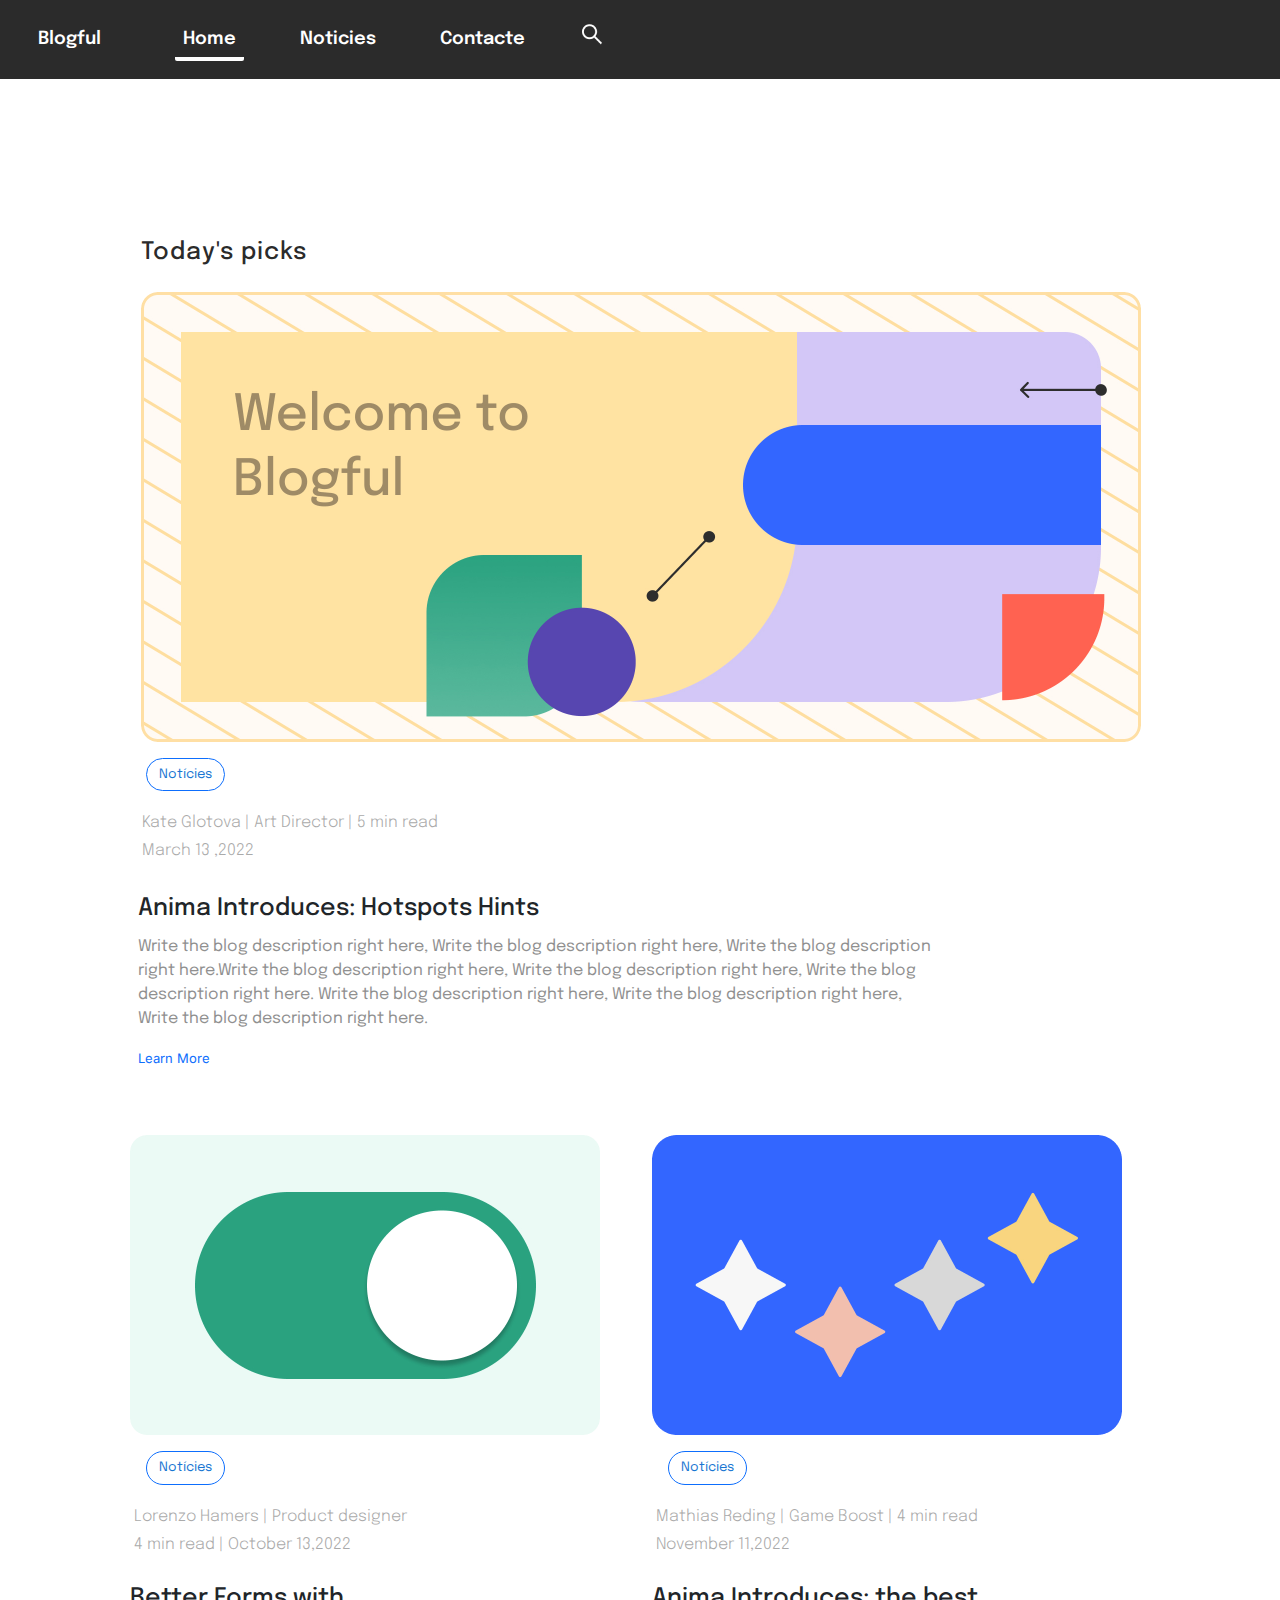
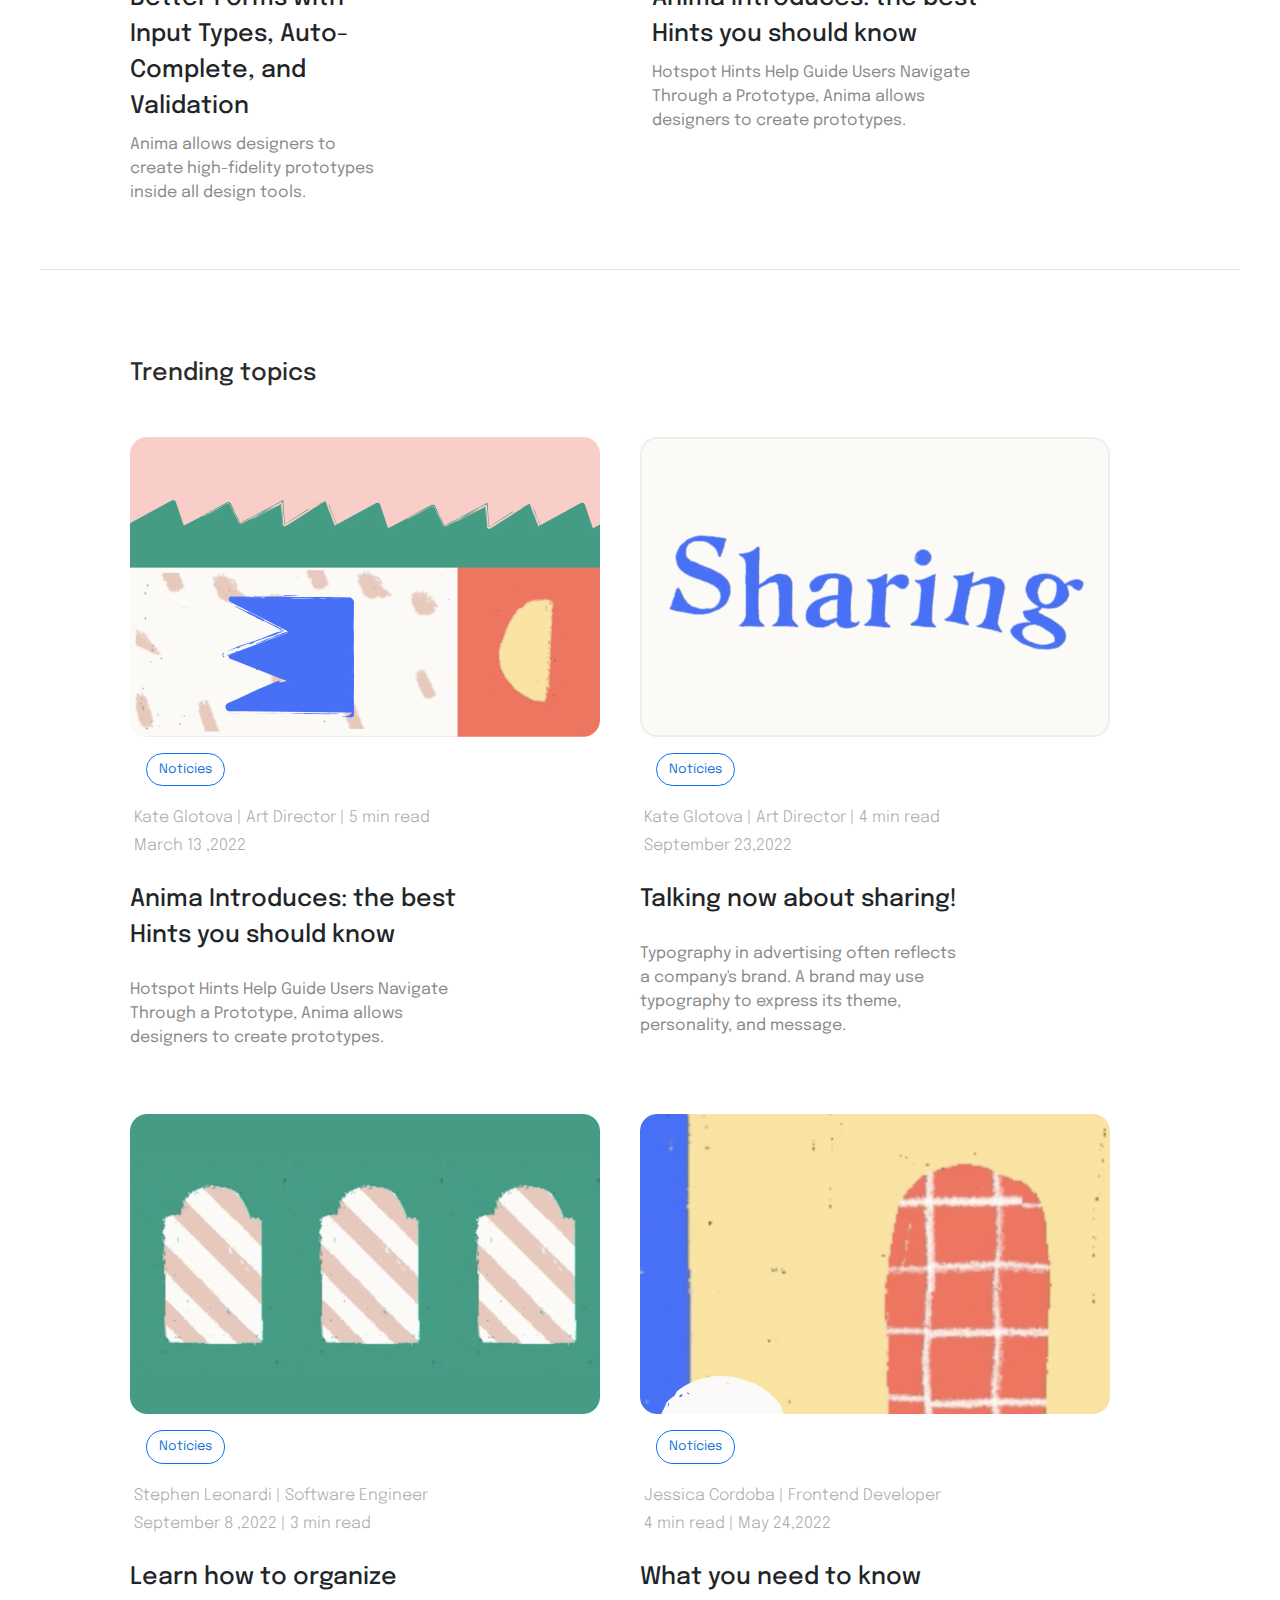
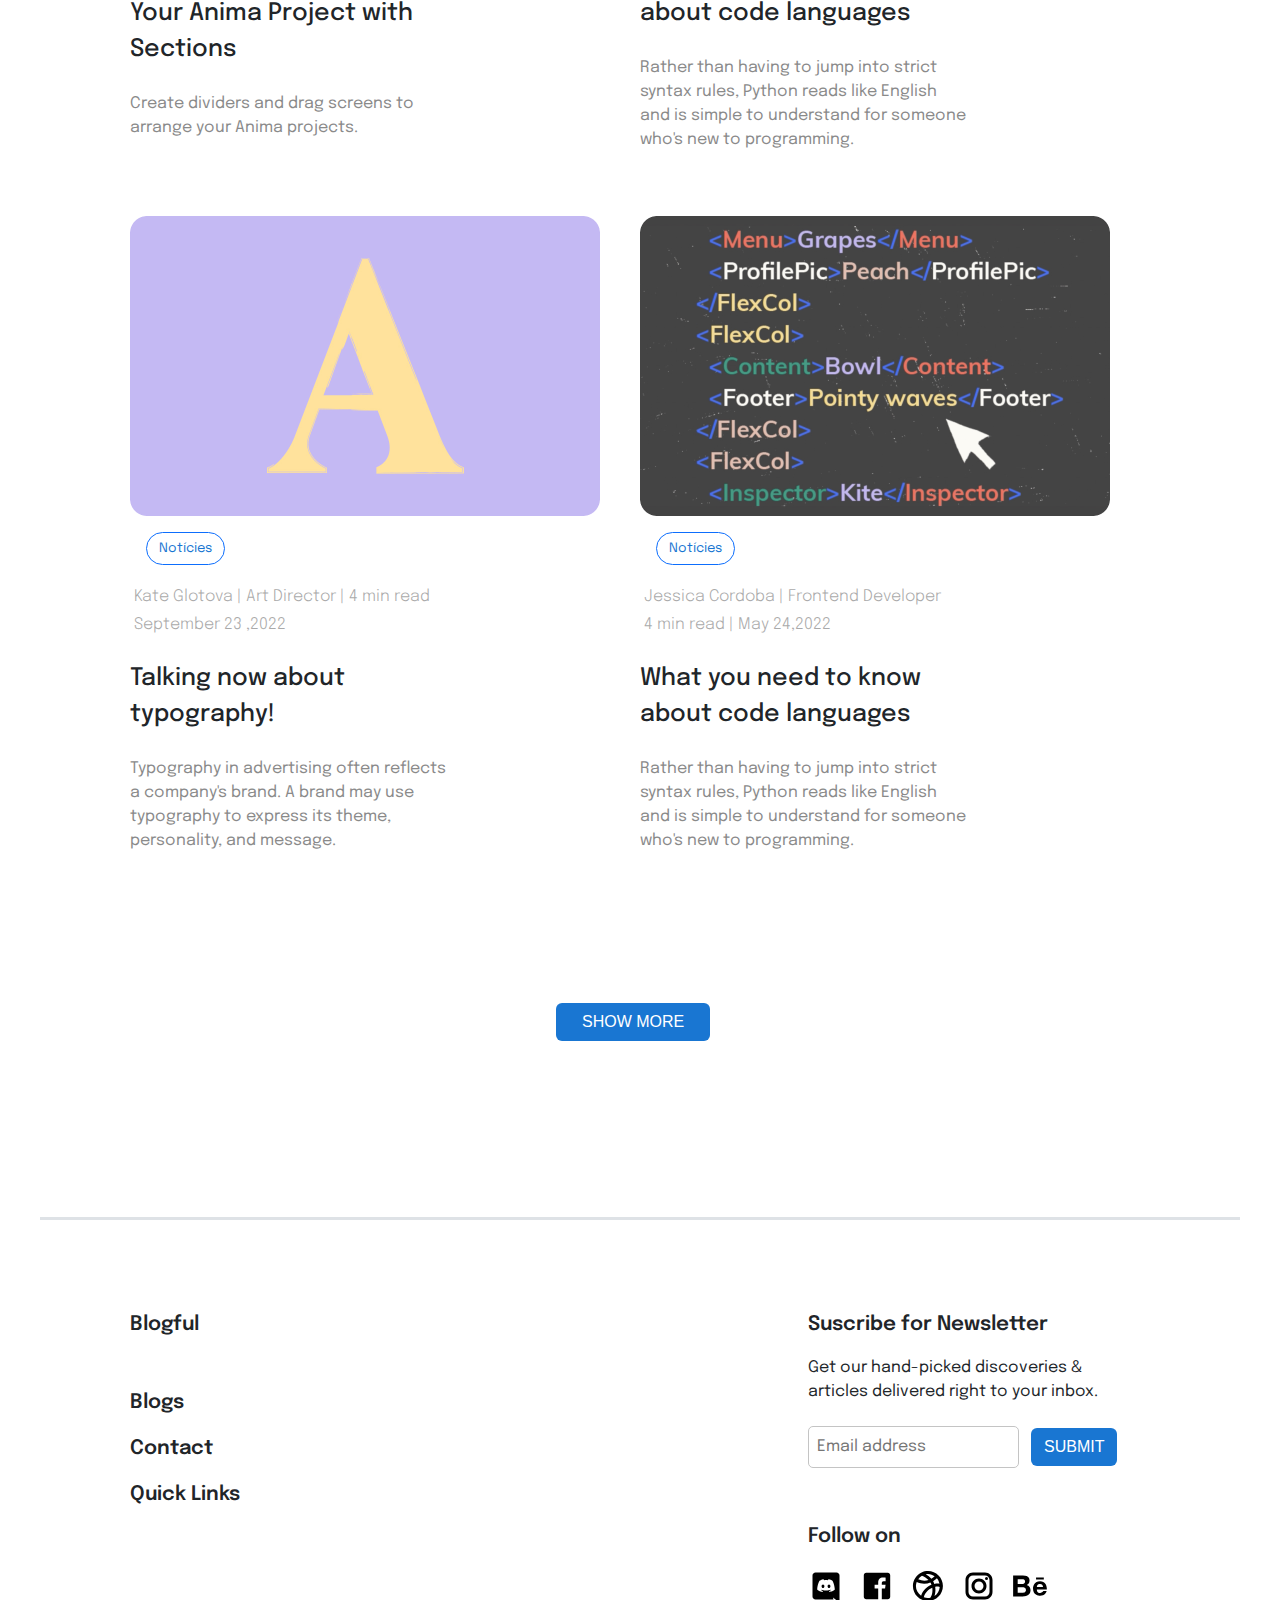
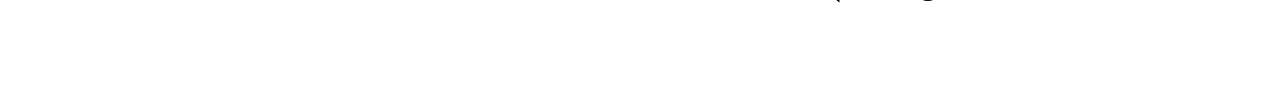
<file: index.html>
<!DOCTYPE html>
<html lang="en">
<head>
    <meta charset="UTF-8">
    <meta name="viewport" content="width=device-width, initial-scale=1.0">
    <link rel="icon" href="img/crown_icon_245698.ico" type="image/x-icon">
    <title>Home</title>
    <link href="https://cdn.jsdelivr.net/npm/bootstrap@5.3.3/dist/css/bootstrap.min.css" rel="stylesheet" integrity="sha384-QWTKZyjpPEjISv5WaRU9OFeRpok6YctnYmDr5pNlyT2bRjXh0JMhjY6hW+ALEwIH" crossorigin="anonymous">
    <link rel="stylesheet" href="css/styles.css">
</head>
<body>
    <div class="container-fluid">
        <div class="row">
            <!--DIV de Nav var-->
            <nav class="navbar navbar-expand-md navbar-dark navegacion p-3">
                <div class="container-fluid grid gap-5">
                    <a class="navbar-brand navegacion " href="index.html">Blogful</a>
                    <button class="navbar-toggler" type="button" data-bs-toggle="collapse" data-bs-target="#navbarSupportedContent" aria-controls="navbarSupportedContent" aria-expanded="false" aria-label="Toggle navigation">
                    <span class="navbar-toggler-icon"></span>
                    </button>
                    <div class="collapse navbar-collapse" id="navbarSupportedContent">
                        <ul class="navbar-nav me-auto mb-2 mb-lg-0 grid gap-5">
                            <li class="nav-item">
                                <a class="nav-link active pb-1" aria-current="page" href="index.html">Home</a>
                            </li>
                            <li class="nav-item">
                                <a class="nav-link pb-1" aria-current="page" href="noticies.html">Noticies</a>
                            </li>
                            <li class="nav-item">
                                <a class="nav-link pb-1" aria-current="page" href="contacte.html">Contacte</a>
                            </li>
                            <li class="nav-item  mt-1">
                                <img src="img/lupa.png" alt="">
                            </li>
                        </ul>
                    </div>
                </div>
            </nav>
        </div>
    </div>

    <div class="container-fluid custom-container">
    
        <!--DIV HOMEPAGE HEADER-->

        <div class="row">
            <div class="title_homepage_header col-12 col-md-6">
                    <h2 class="mb-4 spacing">Today's picks</h2>
                    <img class="" src="img/Image placeholder (1).png" alt="">
            </div>
            <div class="info_homepage_header">
                <button type="button" class="btn btn-outline-primary boton rounded-pill m-3 btn-img">
                    <a class="btn-img text-decoration-none" href="noticies.html">Notícies</a>
                </button>
            </div>
            <div class="info_homepage_header ms-2">
                <p class="m-1 grey">Kate Glotova | Art Director | 5 min read</p>
                <p class="m-1 grey">March 13 ,2022</p>
            </div>
            <div class="info_homepage_header ms-2 mb-5 pb-3">
                <h3 class="mt-4 anima">Anima Introduces: Hotspots Hints</h3>
                <p class="grey2">Write the blog description right here, Write the blog description right here, Write the blog description <br>
                right here.Write the blog description right here, Write the blog description right here, Write the blog <br>
                description right here. Write the blog description right here, Write the blog description right here, <br>
                Write the blog description right here.</p>
                <a class="learn_more text-decoration-none" href="https://www.animaapp.com/" target="_blank"> Learn More </a>
            </div>
        </div>
    <!--DIV Header-->
        <div class="row">
            <div class="info_homepage_header col-12 col-md-6 pb-5 border-bottom border-1">
                <img src="img/Image placeholder.png" alt="" >
                <div>
                    <button type="button" class="btn btn-outline-primary boton rounded-pill m-3 btn-img">
                        <a class="btn-img text-decoration-none" href="noticies.html">Notícies</a>
                    </button>
                </div>
                <div>
                    <p class="m-1 grey">Lorenzo Hamers | Product designer</p>
                    <p class="m-1 mb-4 grey">4 min read | October 13,2022</p>
                </div>
                <div class="col-12 col-md-6">
                    <a class="text-decoration-none link-dark line-height" href="noticia.html">
                        <h3 class="line-height">Better Forms with Input Types, Auto-Complete, and Validation</h3>
                    </a>
                    <p class="p_header">Anima allows designers to create high-fidelity prototypes inside all design tools.</p>
                </div>
            </div>
            <div class="col-12 col-md-6 pb-5 border-bottom border-1">
                <img src="img/Image placeholder_estrellas.png" alt="">
                <div>
                    <button type="button" class="btn btn-outline-primary boton rounded-pill m-3 btn-img">
                        <a class="btn-img text-decoration-none" href="noticies.html">Notícies</a>
                    </button>
                </div>
            <div>
                    <p class="m-1 grey">Mathias Reding | Game Boost | 4 min read</p>
                    <p class="m-1 mb-4 grey">November 11,2022</p>
                </div>
                <div class="col-sm-6 col-md-8">
                    <h3 class="line-height">Anima Introduces: the best Hints you should know</h3>
                    <p class="p_header col-10">Hotspot Hints Help Guide Users Navigate Through a Prototype, Anima allows designers to create prototypes.</p>
                </div>
            </div>
        </div>

        <div class="row">
            <div class="homepage_header">
                <h2 class="mb-5 ">Trending topics</h2>
            </div>
            <div class="row">
                <div class="info_homepage_header col-6 pb-5">
                    <img src="img/Image_placeholder_1.png" alt="">
                    <div>
                        <button type="button" class="btn btn-outline-primary boton rounded-pill m-3 btn-img">
                            <a class="btn-img text-decoration-none" href="noticies.html">Notícies</a>
                        </button>
                    </div>
                    <div>
                        <p class="m-1 grey">Kate Glotova | Art Director | 5 min read</p>
                        <p class="m-1 mb-4 grey">March 13 ,2022</p>
                    </div>
                    <div class="col-sm-6 col-md-10 mb-4">
                        <h3 class="line-height col-10">Anima Introduces: the best Hints you should know</h3>
                    </div>
                    <div class="col-sm-6 col-md-8">
                        <p class="p_header">Hotspot Hints Help Guide Users Navigate Through a Prototype, Anima allows designers to create prototypes.</p>
                    </div>
                </div>
                <div class="col-6 pb-5">
                    <img src="img/Image_placeholder_sharing.png" alt="">
                    <div>
                        <button type="button" class="btn btn-outline-primary boton rounded-pill m-3 btn-img">
                            <a class="btn-img text-decoration-none" href="noticies.html">Notícies</a>
                        </button>
                    </div>
                <div>
                        <p class="m-1 grey">Kate Glotova | Art Director | 4 min read</p>
                        <p class="m-1 mb-4 grey">September 23,2022</p>
                    </div>
                    <div class="col-sm-6 col-md-10 mb-4" >
                        <h3 class="line-height">Talking now about sharing!</h3>
                    </div>
                    <div class="col-sm-6 col-md-7">
                        <p class="p_header">Typography in advertising often reflects a company's brand. A brand may use typography to express its theme, personality, and message.</p>
                    </div>
                </div>
                <div class="info_homepage_header col-6 pb-5">
                    <img src="img/finestres.png" alt="">
                    <div>
                        <button type="button" class="btn btn-outline-primary boton rounded-pill m-3 btn-img">
                            <a class="btn-img text-decoration-none" href="noticies.html">Notícies</a>
                        </button>
                    </div>
                    <div>
                        <p class="m-1 grey">Stephen Leonardi | Software Engineer</p>
                        <p class="m-1 mb-4 grey">September 8 ,2022 | 3 min read</p>
                    </div>
                    <div class="col-sm-6 col-md-8 mb-4">
                        <h3 class="line-height">Learn how to organize Your Anima Project with Sections</h3>
                    </div>
                    <div class="col-sm-6 col-md-8">
                        <p class="p_header">Create dividers and drag screens to arrange your Anima projects.</p>
                    </div>
                </div>
                <div class="col-6 pb-5">
                    <img src="img/porta.png" alt="">
                    <div>
                        <button type="button" class="btn btn-outline-primary boton rounded-pill m-3 btn-img">
                            <a class="btn-img text-decoration-none" href="noticies.html">Notícies</a>
                        </button>
                    </div>
                <div>
                        <p class="m-1 grey">Jessica Cordoba | Frontend Developer</p>
                        <p class="m-1 mb-4 grey">4 min read | May 24,2022</p>
                    </div>
                    <div class="col-sm-6 col-md-7 mb-4" >
                        <h3 class="line-height">What you need to know about code languages</h3>
                    </div>
                    <div class="col-sm-6 col-md-7">
                        <p class="p_header">Rather than having to jump into strict syntax rules, Python reads like English and is simple to understand for someone who's new to programming.</p>
                    </div>
                </div>
                <div class="info_homepage_header col-6 pb-5">
                    <img src="img/A.png" alt="">
                    <div>
                        <button type="button" class="btn btn-outline-primary boton rounded-pill m-3 btn-img">
                            <a class="btn-img text-decoration-none" href="noticies.html">Notícies</a>
                        </button>
                    </div>
                    <div>
                        <p class="m-1 grey">Kate Glotova | Art Director | 4 min read</p>
                        <p class="m-1 mb-4 grey">September 23 ,2022</p>
                    </div>
                    <div class="col-sm-6 col-md-10 mb-4">
                        <h3 class="line-height col-10">Talking now about typography!</h3>
                    </div>
                    <div class="col-sm-6 col-md-8">
                        <p class="p_header">Typography in advertising often reflects a company's brand. A brand may use typography to express its theme, personality, and message.</p>
                    </div>
                </div>
                <div class="col-6 pb-5">
                    <img src="img/codi_html.png" alt="">
                    <div>
                        <button type="button" class="btn btn-outline-primary boton rounded-pill m-3 btn-img">
                            <a class="btn-img text-decoration-none" href="noticies.html">Notícies</a>
                        </button>
                    </div>
                <div>
                        <p class="m-1 grey">Jessica Cordoba | Frontend Developer</p>
                        <p class="m-1 mb-4 grey">4 min read | May 24,2022</p>
                    </div>
                    <div class="col-sm-6 col-md-8 mb-4" >
                        <h3 class="line-height col-10">What you need to know about code languages</h3>
                    </div>
                    <div class="col-sm-6 col-md-7">
                        <p class="p_header">Rather than having to jump into strict syntax rules, Python reads like English and is simple to understand for someone who's new to programming.</p>
                    </div>
                </div>
            </div>
        </div>
        <div class="row">
            <div class="container-fluid padding-btn border-bottom border-3">
                <button type="button" class="btn boton m-3 btn-grande padding-btn-in">SHOW MORE</button>
            </div>
        </div>
        <div class="row">
            <div class="homepage_header mb-5 weight col-6">
                <p class="mb-5">Blogful</p>
                <div class="">
                    <p>Blogs</p>
                    <p>Contact</p>
                    <p>Quick Links</p>
                </div>
            </div>
            <div class="homepage_header2 col-5">
                <p class="weight">Suscribe for Newsletter</p>
                <div class="">
                    <p>Get our hand-picked discoveries & articles delivered right to your inbox.</p>
                </div>
                <div>
                    <input class="px-2 pt-2 pb-2 email-address" type="text" placeholder="Email address">
                    <button type="button" class="btn boton m-2 btn-grande">SUBMIT</button>
                </div>
                <div class="weight mt-5">
                    <p>Follow on</p>
                    <div class="margin-footer">
                        <svg xmlns="http://www.w3.org/2000/svg" x="0px" y="0px" width="36" height="36" viewBox="0 0 24 24">
                            <path d="M21,23l-4.378-3.406L17,21H5c-1.105,0-2-0.895-2-2V5c0-1.105,0.895-2,2-2h14c1.105,0,2,0.895,2,2V23z M16.29,8.57	c0,0-1.23-0.95-2.68-1.06l-0.3,0.61C12.86,8.04,12.4,7.98,12,7.98c-0.41,0-0.88,0.06-1.31,0.14l-0.3-0.61	C8.87,7.66,7.71,8.57,7.71,8.57s-1.37,1.98-1.6,5.84C7.49,15.99,9.59,16,9.59,16l0.43-0.58c-0.44-0.15-0.82-0.35-1.21-0.65	l0.09-0.24c0.72,0.33,1.65,0.53,3.1,0.53s2.38-0.2,3.1-0.53l0.09,0.24c-0.39,0.3-0.77,0.5-1.21,0.65L14.41,16	c0,0,2.1-0.01,3.48-1.59C17.66,10.55,16.29,8.57,16.29,8.57z M10,13.38c-0.52,0-0.94-0.53-0.94-1.18c0-0.65,0.42-1.18,0.94-1.18	s0.94,0.53,0.94,1.18C10.94,12.85,10.52,13.38,10,13.38z M14,13.38c-0.52,0-0.94-0.53-0.94-1.18c0-0.65,0.42-1.18,0.94-1.18	s0.94,0.53,0.94,1.18C14.94,12.85,14.52,13.38,14,13.38z"></path>
                        </svg>
                        <svg xmlns="http://www.w3.org/2000/svg" x="0px" y="0px" width="36" height="36" viewBox="0 0 30 30">
                            <path d="M24,4H6C4.895,4,4,4.895,4,6v18c0,1.105,0.895,2,2,2h10v-9h-3v-3h3v-1.611C16,9.339,17.486,8,20.021,8 c1.214,0,1.856,0.09,2.16,0.131V11h-1.729C19.376,11,19,11.568,19,12.718V14h3.154l-0.428,3H19v9h5c1.105,0,2-0.895,2-2V6 C26,4.895,25.104,4,24,4z"></path>
                        </svg>
                        <svg xmlns="http://www.w3.org/2000/svg" x="0px" y="0px" width="36" height="36" viewBox="0 0 24 24">
                            <path d="M 11.941406 2 C 10.44006 2 9.0197829 2.3412832 7.7402344 2.9375 C 7.7318419 2.9350471 7.723233 2.9321205 7.7148438 2.9296875 L 7.7070312 2.9550781 C 4.3079768 4.5545168 1.9414062 8.0036548 1.9414062 12 C 1.9414062 17.511002 6.4304007 22 11.941406 22 C 17.452412 22 21.941406 17.511002 21.941406 12 C 21.941406 6.4889982 17.452412 2 11.941406 2 z M 11.941406 4 C 13.657837 4 15.156466 4.6541789 16.457031 5.5683594 C 15.82545 6.1959812 15.089919 6.7511088 14.279297 7.203125 C 13.218022 5.9232251 11.92657 4.9041032 10.568359 4.140625 C 11.013413 4.0578722 11.467449 4 11.941406 4 z M 7.9765625 5.1445312 C 9.5261871 5.727606 11.083012 6.6842895 12.335938 8.03125 C 10.255733 8.6629299 7.8727211 8.6247295 5.4804688 7.5253906 C 6.144503 6.5676373 6.9934191 5.7540149 7.9765625 5.1445312 z M 17.955078 6.8632812 C 18.812659 7.8685526 19.351381 9.0869574 19.626953 10.433594 C 18.504078 10.295389 17.358675 10.360744 16.236328 10.587891 C 16.008339 9.9709737 15.730811 9.388059 15.414062 8.8398438 C 16.357582 8.2827458 17.216233 7.6142914 17.955078 6.8632812 z M 4.4707031 9.3710938 C 7.6503928 10.893288 10.874955 10.783354 13.613281 9.71875 C 13.882417 10.169566 14.11829 10.647248 14.314453 11.154297 C 11.180821 12.379806 8.4850686 14.959562 7.4160156 18.427734 C 5.3641713 16.981851 3.9414062 14.7103 3.9414062 12 C 3.9414062 11.066479 4.1790273 10.202866 4.4707031 9.3710938 z M 17.800781 12.386719 C 18.486321 12.374364 19.15505 12.492293 19.818359 12.609375 C 19.618166 15.147299 18.276058 17.35498 16.294922 18.681641 C 16.755243 17.353288 17.110099 15.605394 16.900391 13.474609 C 16.868577 13.151845 16.819349 12.838322 16.763672 12.529297 C 16.879289 12.505865 16.993531 12.466165 17.109375 12.447266 C 17.342126 12.409292 17.572268 12.390837 17.800781 12.386719 z M 14.832031 13.134766 C 14.859562 13.312804 14.892087 13.488551 14.910156 13.671875 C 15.247834 17.102926 14.055291 19.157268 13.591797 19.822266 C 13.060483 19.935144 12.509851 20 11.941406 20 C 10.968416 20 10.062462 19.764916 9.2011719 19.449219 C 9.961496 16.505095 12.219059 14.259566 14.832031 13.134766 z"></path>
                        </svg>
                        <svg xmlns="http://www.w3.org/2000/svg" x="0px" y="0px" width="36" height="36" viewBox="0 0 24 24">
                            <path d="M 8 3 C 5.243 3 3 5.243 3 8 L 3 16 C 3 18.757 5.243 21 8 21 L 16 21 C 18.757 21 21 18.757 21 16 L 21 8 C 21 5.243 18.757 3 16 3 L 8 3 z M 8 5 L 16 5 C 17.654 5 19 6.346 19 8 L 19 16 C 19 17.654 17.654 19 16 19 L 8 19 C 6.346 19 5 17.654 5 16 L 5 8 C 5 6.346 6.346 5 8 5 z M 17 6 A 1 1 0 0 0 16 7 A 1 1 0 0 0 17 8 A 1 1 0 0 0 18 7 A 1 1 0 0 0 17 6 z M 12 7 C 9.243 7 7 9.243 7 12 C 7 14.757 9.243 17 12 17 C 14.757 17 17 14.757 17 12 C 17 9.243 14.757 7 12 7 z M 12 9 C 13.654 9 15 10.346 15 12 C 15 13.654 13.654 15 12 15 C 10.346 15 9 13.654 9 12 C 9 10.346 10.346 9 12 9 z"></path>
                        </svg>
                        <svg xmlns="http://www.w3.org/2000/svg" x="0px" y="0px" width="36" height="36" viewBox="0 0 32 32">
                            <path d="M 1 6.75 L 1 25.25 L 9.9375 25.25 C 10.765625 25.25 16.46875 25.082031 16.46875 19.875 C 16.46875 16.621094 14.230469 15.515625 13.09375 15.1875 C 13.929688 14.792969 15.59375 13.855469 15.59375 11.34375 C 15.59375 9.945313 15.394531 6.75 9.6875 6.75 Z M 21.375 8.46875 L 21.375 10.15625 L 28.28125 10.15625 L 28.28125 8.46875 Z M 5.0625 9.90625 L 8.875 9.90625 C 9.234375 9.90625 11.65625 9.714844 11.65625 12.03125 C 11.65625 14.011719 9.90625 14.21875 9.1875 14.21875 L 5.0625 14.21875 Z M 25 11.6875 C 19.777344 11.6875 18.6875 16.222656 18.6875 18.1875 C 18.6875 24.019531 23.46875 24.6875 25 24.6875 C 29.128906 24.6875 30.300781 22.015625 30.78125 20.53125 L 27.78125 20.53125 C 27.664063 20.914063 26.789063 22.15625 25.125 22.15625 C 22.335938 22.15625 22.09375 19.976563 22.09375 19 L 30.96875 19 C 31.148438 15.625 29.671875 11.6875 25 11.6875 Z M 24.90625 14.21875 C 25.738281 14.21875 26.410156 14.460938 26.8125 14.90625 C 27.214844 15.355469 27.511719 16.011719 27.59375 16.875 L 22.09375 16.875 C 22.109375 16.636719 22.164063 16.363281 22.25 16.0625 C 22.335938 15.753906 22.46875 15.460938 22.6875 15.1875 C 22.90625 14.917969 23.210938 14.683594 23.5625 14.5 C 23.921875 14.3125 24.367188 14.21875 24.90625 14.21875 Z M 5.0625 17 L 9.46875 17 C 10.34375 17 12.40625 17.136719 12.40625 19.65625 C 12.40625 22.097656 9.808594 22.09375 9.40625 22.09375 L 5.0625 22.09375 Z"></path>
                        </svg>
                    </div>
                </div>
            </div>
        </div>
    </div>
</body>
<script src="script.js"></script>
<script src="https://cdn.jsdelivr.net/npm/@popperjs/core@2.11.8/dist/umd/popper.min.js" integrity="sha384-I7E8VVD/ismYTF4hNIPjVp/Zjvgyol6VFvRkX/vR+Vc4jQkC+hVqc2pM8ODewa9r" crossorigin="anonymous"></script>
<script src="https://cdn.jsdelivr.net/npm/bootstrap@5.3.3/dist/js/bootstrap.min.js" integrity="sha384-0pUGZvbkm6XF6gxjEnlmuGrJXVbNuzT9qBBavbLwCsOGabYfZo0T0to5eqruptLy" crossorigin="anonymous"></script>
</html>
</file>
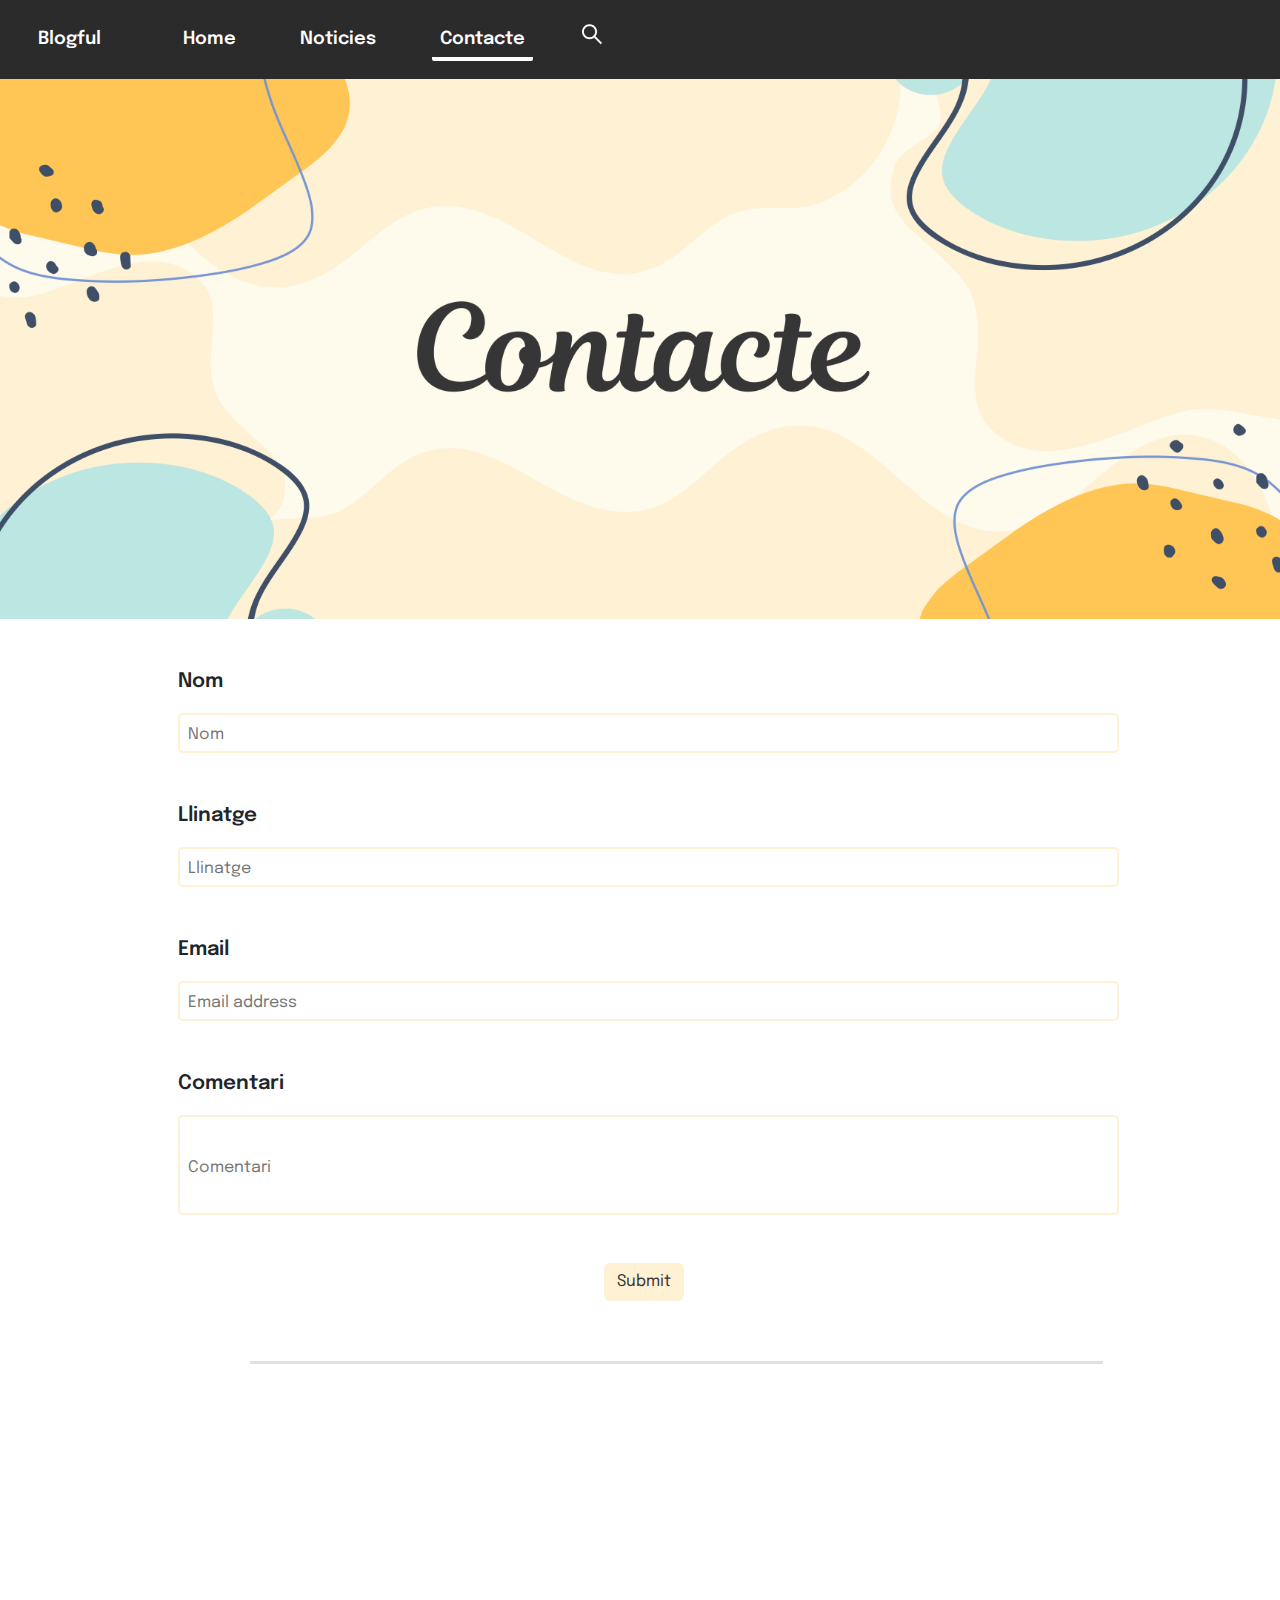
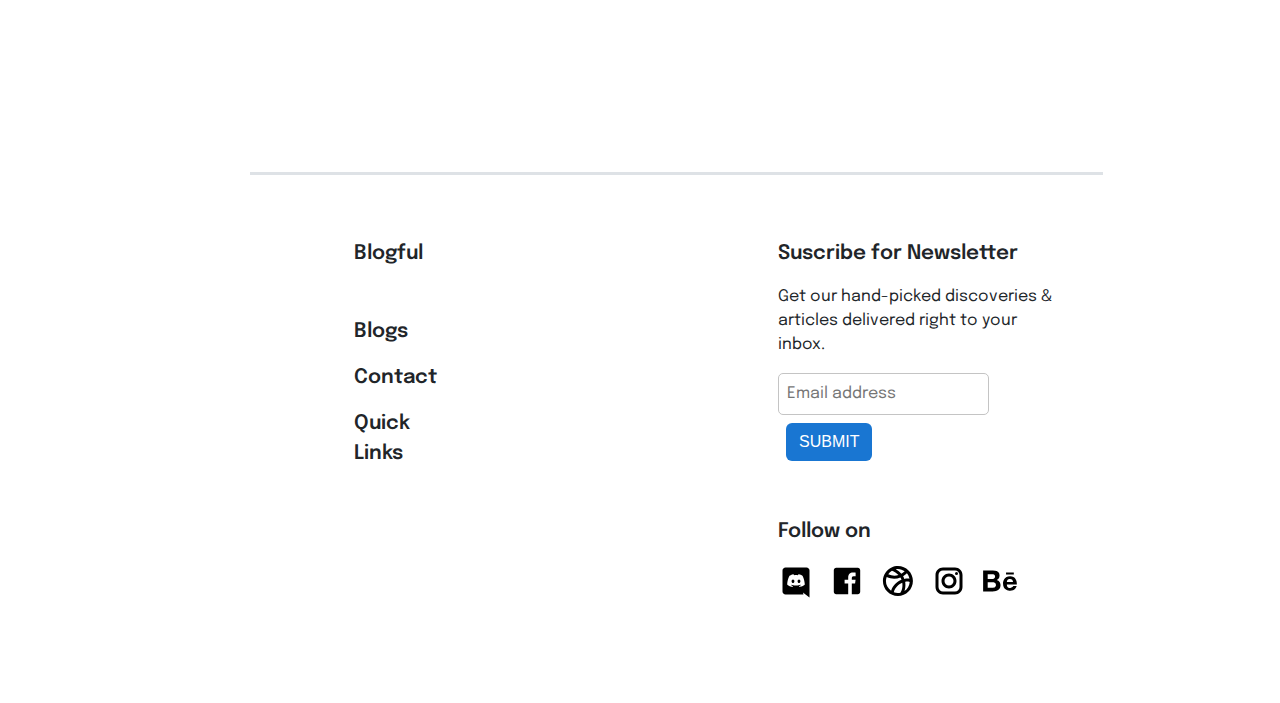
<file: contacte.html>
<!DOCTYPE html>
<html lang="en">
<head>
    <meta charset="UTF-8">
    <meta name="viewport" content="width=device-width, initial-scale=1.0">
    <link rel="icon" href="img/crown_icon_245698.ico" type="image/x-icon">
    <title>Home</title>
    <link href="https://cdn.jsdelivr.net/npm/bootstrap@5.3.3/dist/css/bootstrap.min.css" rel="stylesheet" integrity="sha384-QWTKZyjpPEjISv5WaRU9OFeRpok6YctnYmDr5pNlyT2bRjXh0JMhjY6hW+ALEwIH" crossorigin="anonymous">
    <link rel="stylesheet" href="css/styles.css">
</head>
<body>
    <div class="container-fluid">
        <div class="row">
            <!--DIV de Nav var-->
            <nav class="navbar navbar-expand-md navbar-dark navegacion p-3">
                <div class="container-fluid grid gap-5">
                    <a class="navbar-brand navegacion " href="index.html">Blogful</a>
                    <button class="navbar-toggler" type="button" data-bs-toggle="collapse" data-bs-target="#navbarSupportedContent" aria-controls="navbarSupportedContent" aria-expanded="false" aria-label="Toggle navigation">
                    <span class="navbar-toggler-icon"></span>
                    </button>
                    <div class="collapse navbar-collapse" id="navbarSupportedContent">
                        <ul class="navbar-nav me-auto mb-2 mb-lg-0 grid gap-5">
                            <li class="nav-item">
                                <a class="nav-link pb-1" aria-current="page" href="index.html">Home</a>
                            </li>
                            <li class="nav-item">
                                <a class="nav-link pb-1" aria-current="page" href="noticies.html">Noticies</a>
                            </li>
                            <li class="nav-item">
                                <a class="nav-link active pb-1" aria-current="page" href="contacte.html">Contacte</a>
                            </li>
                            <li class="nav-item  mt-1">
                                <img src="img/lupa.png" alt="">
                            </li>
                        </ul>
                    </div>
                </div>
            </nav>
        </div>
    </div>
    <header id="showcase"></header>
    <div class="container-fluid custom-container">
        <div class="row">
            <div class="mt-5 ">
                <p class="weight contacte">Nom</p>
                <input class="px-2 pt-2 pb-1 email-address-contacte" type="text" placeholder="Nom">
            </div>
            <div class="mt-5">
                <p class="weight contacte">Llinatge</p>
                <input class="px-2 pt-2 pb-1 email-address-contacte" type="text" placeholder="Llinatge">
            </div>
            <div class="mt-5">
                <p class="weight contacte">Email</p>
                <input class="px-2 pt-2 pb-1 email-address-contacte" type="text" placeholder="Email address">
            </div>
            <div class="mt-5">
                <p class="weight contacte">Comentari</p>
                <input class="px-2 pt-2 pb-1 email-address-contacte2" type="text" placeholder="Comentari">
            </div>
            <div class="mt-5 d-flex justify-content-center">
                <button type="button" class="btn boton btn-contacte">Submit</button>
            </div>
        </div>
    </div>
    <div class="homepage_header4-1 border-bottom border-3 col-8"></div>
    <div class="mt-5 d-flex justify-content-center">
        <iframe src="https://www.google.com/maps/embed?pb=!1m18!1m12!1m3!1d6901.181632252629!2d2.6915545289071523!3d39.601825329060716!2m3!1f0!2f0!3f0!3m2!1i1024!2i768!4f13.1!3m3!1m2!1s0x1297935d441c9571%3A0xa01dc49e4565742f!2sEs%20Liceu!5e0!3m2!1ses!2ses!4v1737041012572!5m2!1ses!2ses" width="1200" height="300" style="border:0;" allowfullscreen="" loading="lazy" referrerpolicy="no-referrer-when-downgrade"></iframe>
    </div>
    <div class="homepage_header4-1 border-bottom border-3 col-8"></div>
        <div class="row m-1">
            <div class="homepage_header4 mb-5 weight col-4">
                <p class="mb-5">Blogful</p>
                <div class="">
                    <p>Blogs</p>
                    <p>Contact</p>
                    <p>Quick Links</p>
                </div>
            </div>
            <div class="homepage_header4 col-6">
                <p class="weight">Suscribe for Newsletter</p>
                <div class="">
                    <p>Get our hand-picked discoveries & articles delivered right to your inbox.</p>
                </div>
                <div>
                    <input class="px-2 pt-2 pb-2 email-address" type="text" placeholder="Email address">
                    <button type="button" class="btn boton m-2 btn-grande">SUBMIT</button>
                </div>
                <div class="weight mt-5">
                    <p>Follow on</p>
                    <div class="margin-footer">
                        <svg xmlns="http://www.w3.org/2000/svg" x="0px" y="0px" width="36" height="36" viewBox="0 0 24 24">
                            <path d="M21,23l-4.378-3.406L17,21H5c-1.105,0-2-0.895-2-2V5c0-1.105,0.895-2,2-2h14c1.105,0,2,0.895,2,2V23z M16.29,8.57	c0,0-1.23-0.95-2.68-1.06l-0.3,0.61C12.86,8.04,12.4,7.98,12,7.98c-0.41,0-0.88,0.06-1.31,0.14l-0.3-0.61	C8.87,7.66,7.71,8.57,7.71,8.57s-1.37,1.98-1.6,5.84C7.49,15.99,9.59,16,9.59,16l0.43-0.58c-0.44-0.15-0.82-0.35-1.21-0.65	l0.09-0.24c0.72,0.33,1.65,0.53,3.1,0.53s2.38-0.2,3.1-0.53l0.09,0.24c-0.39,0.3-0.77,0.5-1.21,0.65L14.41,16	c0,0,2.1-0.01,3.48-1.59C17.66,10.55,16.29,8.57,16.29,8.57z M10,13.38c-0.52,0-0.94-0.53-0.94-1.18c0-0.65,0.42-1.18,0.94-1.18	s0.94,0.53,0.94,1.18C10.94,12.85,10.52,13.38,10,13.38z M14,13.38c-0.52,0-0.94-0.53-0.94-1.18c0-0.65,0.42-1.18,0.94-1.18	s0.94,0.53,0.94,1.18C14.94,12.85,14.52,13.38,14,13.38z"></path>
                        </svg>
                        <svg xmlns="http://www.w3.org/2000/svg" x="0px" y="0px" width="36" height="36" viewBox="0 0 30 30">
                            <path d="M24,4H6C4.895,4,4,4.895,4,6v18c0,1.105,0.895,2,2,2h10v-9h-3v-3h3v-1.611C16,9.339,17.486,8,20.021,8 c1.214,0,1.856,0.09,2.16,0.131V11h-1.729C19.376,11,19,11.568,19,12.718V14h3.154l-0.428,3H19v9h5c1.105,0,2-0.895,2-2V6 C26,4.895,25.104,4,24,4z"></path>
                        </svg>
                        <svg xmlns="http://www.w3.org/2000/svg" x="0px" y="0px" width="36" height="36" viewBox="0 0 24 24">
                            <path d="M 11.941406 2 C 10.44006 2 9.0197829 2.3412832 7.7402344 2.9375 C 7.7318419 2.9350471 7.723233 2.9321205 7.7148438 2.9296875 L 7.7070312 2.9550781 C 4.3079768 4.5545168 1.9414062 8.0036548 1.9414062 12 C 1.9414062 17.511002 6.4304007 22 11.941406 22 C 17.452412 22 21.941406 17.511002 21.941406 12 C 21.941406 6.4889982 17.452412 2 11.941406 2 z M 11.941406 4 C 13.657837 4 15.156466 4.6541789 16.457031 5.5683594 C 15.82545 6.1959812 15.089919 6.7511088 14.279297 7.203125 C 13.218022 5.9232251 11.92657 4.9041032 10.568359 4.140625 C 11.013413 4.0578722 11.467449 4 11.941406 4 z M 7.9765625 5.1445312 C 9.5261871 5.727606 11.083012 6.6842895 12.335938 8.03125 C 10.255733 8.6629299 7.8727211 8.6247295 5.4804688 7.5253906 C 6.144503 6.5676373 6.9934191 5.7540149 7.9765625 5.1445312 z M 17.955078 6.8632812 C 18.812659 7.8685526 19.351381 9.0869574 19.626953 10.433594 C 18.504078 10.295389 17.358675 10.360744 16.236328 10.587891 C 16.008339 9.9709737 15.730811 9.388059 15.414062 8.8398438 C 16.357582 8.2827458 17.216233 7.6142914 17.955078 6.8632812 z M 4.4707031 9.3710938 C 7.6503928 10.893288 10.874955 10.783354 13.613281 9.71875 C 13.882417 10.169566 14.11829 10.647248 14.314453 11.154297 C 11.180821 12.379806 8.4850686 14.959562 7.4160156 18.427734 C 5.3641713 16.981851 3.9414062 14.7103 3.9414062 12 C 3.9414062 11.066479 4.1790273 10.202866 4.4707031 9.3710938 z M 17.800781 12.386719 C 18.486321 12.374364 19.15505 12.492293 19.818359 12.609375 C 19.618166 15.147299 18.276058 17.35498 16.294922 18.681641 C 16.755243 17.353288 17.110099 15.605394 16.900391 13.474609 C 16.868577 13.151845 16.819349 12.838322 16.763672 12.529297 C 16.879289 12.505865 16.993531 12.466165 17.109375 12.447266 C 17.342126 12.409292 17.572268 12.390837 17.800781 12.386719 z M 14.832031 13.134766 C 14.859562 13.312804 14.892087 13.488551 14.910156 13.671875 C 15.247834 17.102926 14.055291 19.157268 13.591797 19.822266 C 13.060483 19.935144 12.509851 20 11.941406 20 C 10.968416 20 10.062462 19.764916 9.2011719 19.449219 C 9.961496 16.505095 12.219059 14.259566 14.832031 13.134766 z"></path>
                        </svg>
                        <svg xmlns="http://www.w3.org/2000/svg" x="0px" y="0px" width="36" height="36" viewBox="0 0 24 24">
                            <path d="M 8 3 C 5.243 3 3 5.243 3 8 L 3 16 C 3 18.757 5.243 21 8 21 L 16 21 C 18.757 21 21 18.757 21 16 L 21 8 C 21 5.243 18.757 3 16 3 L 8 3 z M 8 5 L 16 5 C 17.654 5 19 6.346 19 8 L 19 16 C 19 17.654 17.654 19 16 19 L 8 19 C 6.346 19 5 17.654 5 16 L 5 8 C 5 6.346 6.346 5 8 5 z M 17 6 A 1 1 0 0 0 16 7 A 1 1 0 0 0 17 8 A 1 1 0 0 0 18 7 A 1 1 0 0 0 17 6 z M 12 7 C 9.243 7 7 9.243 7 12 C 7 14.757 9.243 17 12 17 C 14.757 17 17 14.757 17 12 C 17 9.243 14.757 7 12 7 z M 12 9 C 13.654 9 15 10.346 15 12 C 15 13.654 13.654 15 12 15 C 10.346 15 9 13.654 9 12 C 9 10.346 10.346 9 12 9 z"></path>
                        </svg>
                        <svg xmlns="http://www.w3.org/2000/svg" x="0px" y="0px" width="36" height="36" viewBox="0 0 32 32">
                            <path d="M 1 6.75 L 1 25.25 L 9.9375 25.25 C 10.765625 25.25 16.46875 25.082031 16.46875 19.875 C 16.46875 16.621094 14.230469 15.515625 13.09375 15.1875 C 13.929688 14.792969 15.59375 13.855469 15.59375 11.34375 C 15.59375 9.945313 15.394531 6.75 9.6875 6.75 Z M 21.375 8.46875 L 21.375 10.15625 L 28.28125 10.15625 L 28.28125 8.46875 Z M 5.0625 9.90625 L 8.875 9.90625 C 9.234375 9.90625 11.65625 9.714844 11.65625 12.03125 C 11.65625 14.011719 9.90625 14.21875 9.1875 14.21875 L 5.0625 14.21875 Z M 25 11.6875 C 19.777344 11.6875 18.6875 16.222656 18.6875 18.1875 C 18.6875 24.019531 23.46875 24.6875 25 24.6875 C 29.128906 24.6875 30.300781 22.015625 30.78125 20.53125 L 27.78125 20.53125 C 27.664063 20.914063 26.789063 22.15625 25.125 22.15625 C 22.335938 22.15625 22.09375 19.976563 22.09375 19 L 30.96875 19 C 31.148438 15.625 29.671875 11.6875 25 11.6875 Z M 24.90625 14.21875 C 25.738281 14.21875 26.410156 14.460938 26.8125 14.90625 C 27.214844 15.355469 27.511719 16.011719 27.59375 16.875 L 22.09375 16.875 C 22.109375 16.636719 22.164063 16.363281 22.25 16.0625 C 22.335938 15.753906 22.46875 15.460938 22.6875 15.1875 C 22.90625 14.917969 23.210938 14.683594 23.5625 14.5 C 23.921875 14.3125 24.367188 14.21875 24.90625 14.21875 Z M 5.0625 17 L 9.46875 17 C 10.34375 17 12.40625 17.136719 12.40625 19.65625 C 12.40625 22.097656 9.808594 22.09375 9.40625 22.09375 L 5.0625 22.09375 Z"></path>
                        </svg>
                    </div>
                </div>
            </div>
        </div>
    </div>
</body>
<script src="script.js"></script>
<script src="https://cdn.jsdelivr.net/npm/@popperjs/core@2.11.8/dist/umd/popper.min.js" integrity="sha384-I7E8VVD/ismYTF4hNIPjVp/Zjvgyol6VFvRkX/vR+Vc4jQkC+hVqc2pM8ODewa9r" crossorigin="anonymous"></script>
<script src="https://cdn.jsdelivr.net/npm/bootstrap@5.3.3/dist/js/bootstrap.min.js" integrity="sha384-0pUGZvbkm6XF6gxjEnlmuGrJXVbNuzT9qBBavbLwCsOGabYfZo0T0to5eqruptLy" crossorigin="anonymous"></script>
</html>
</file>
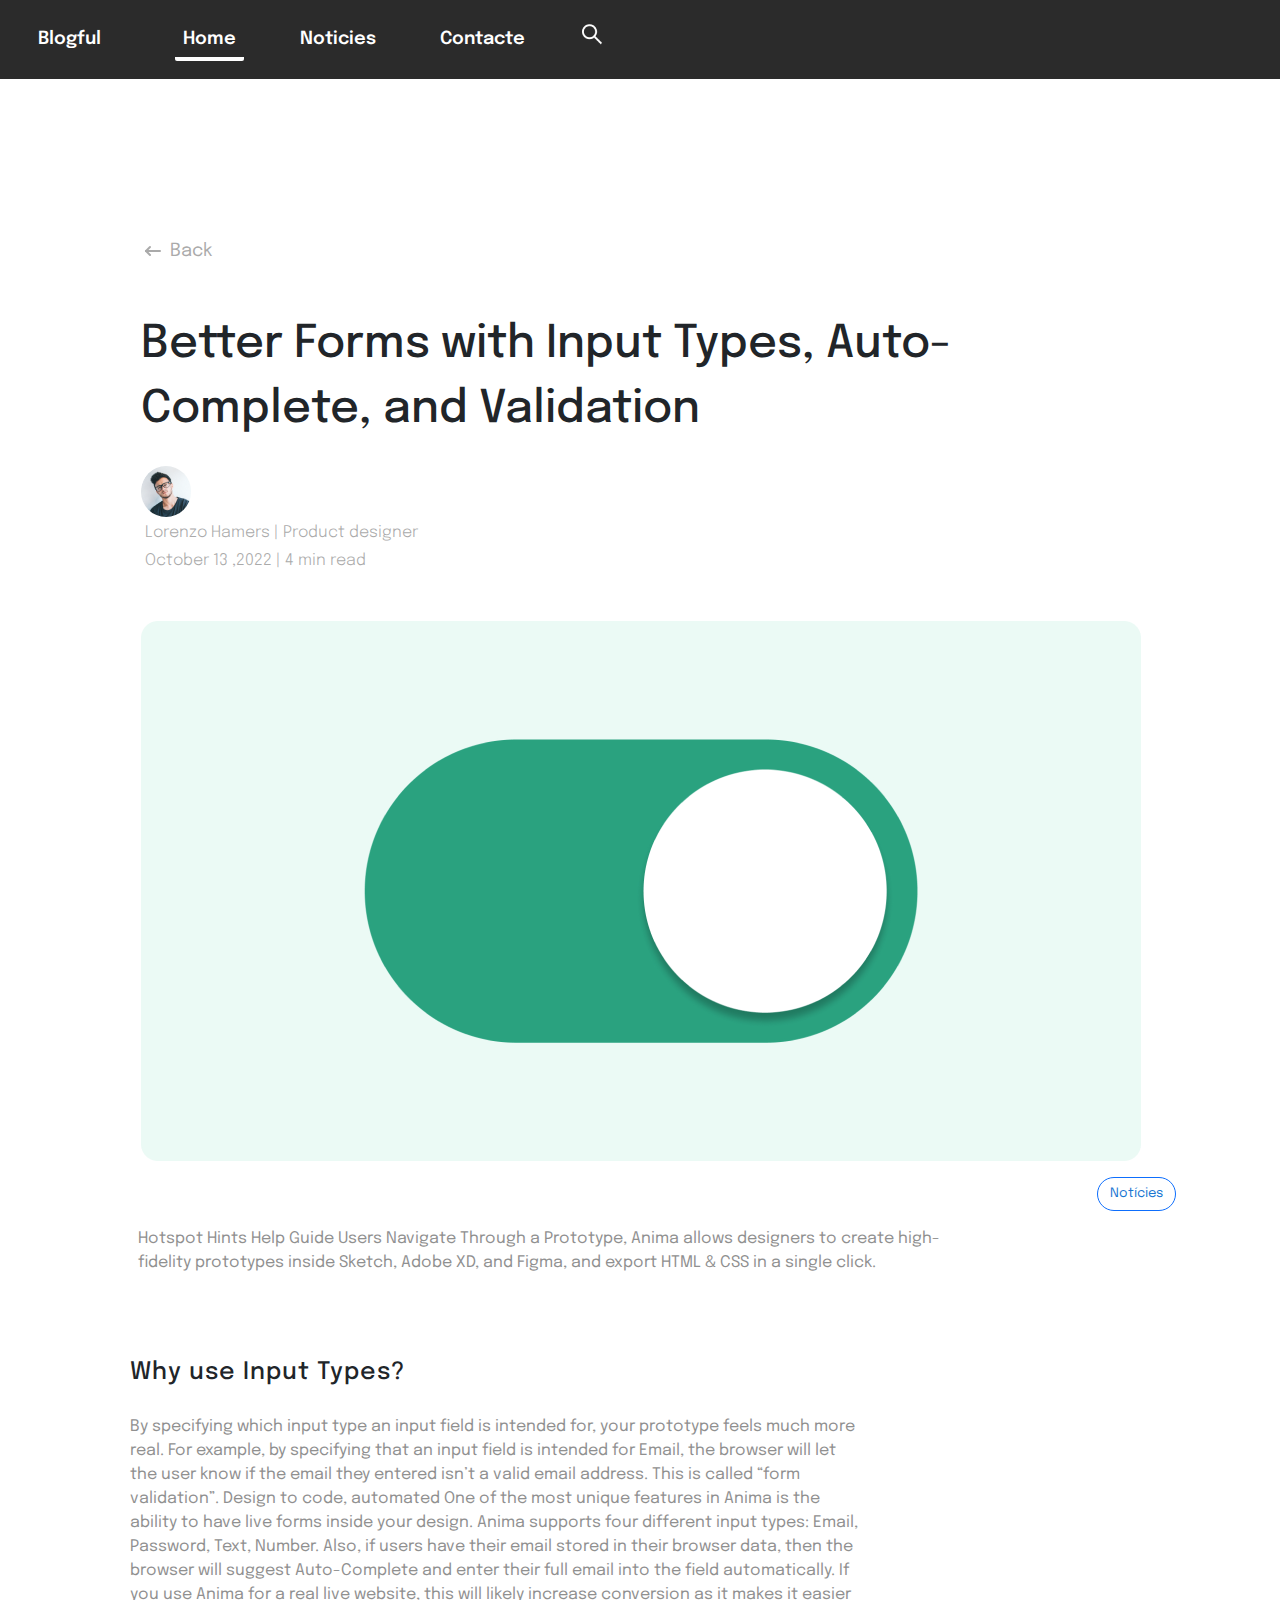
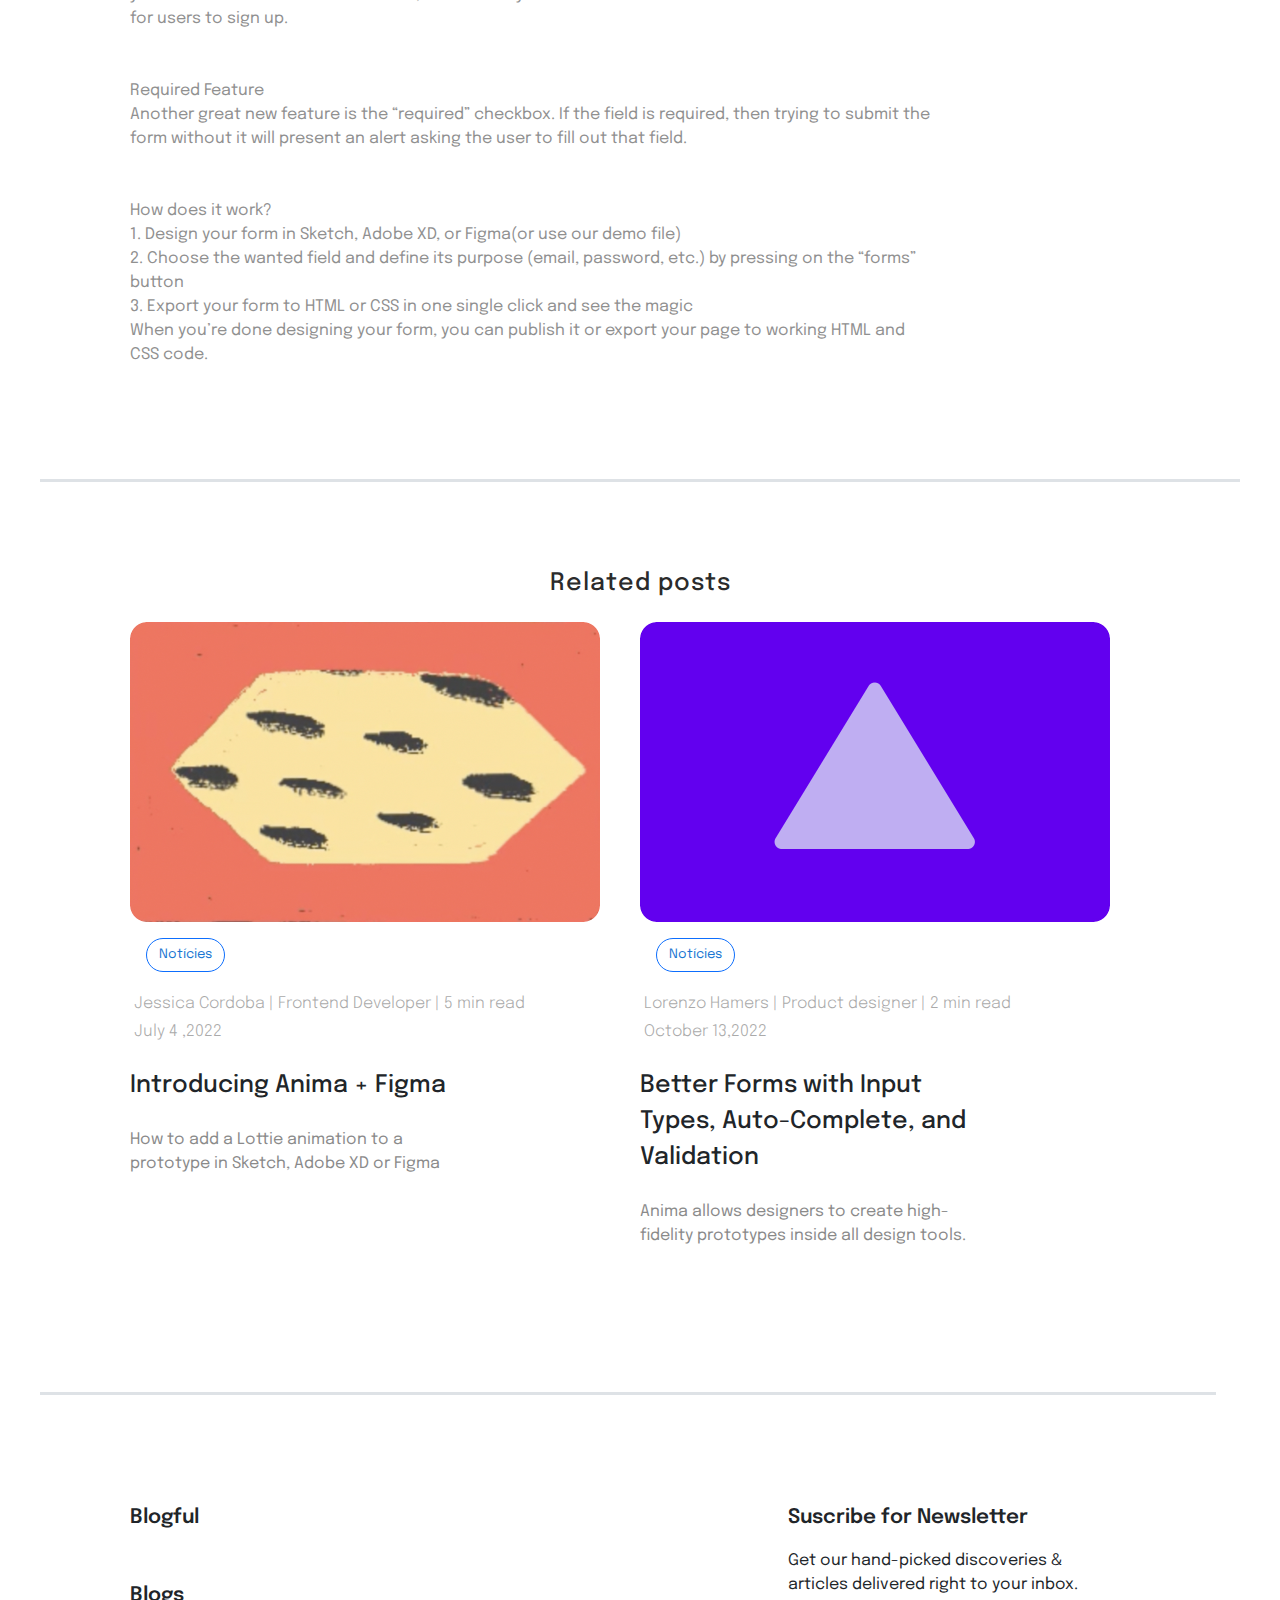
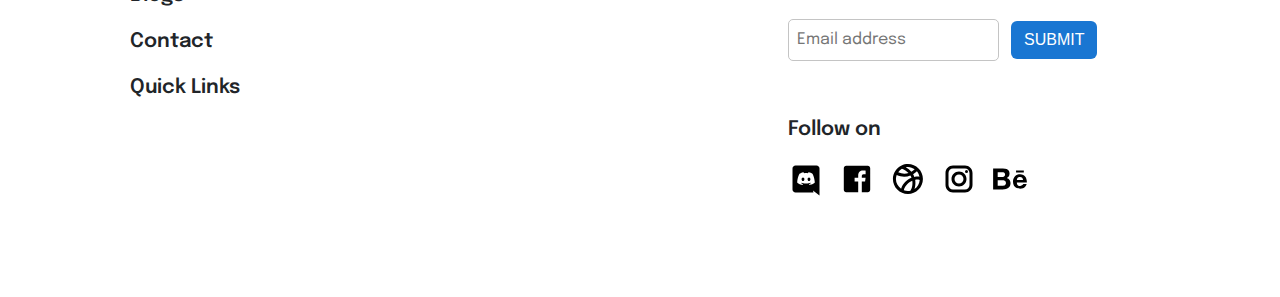
<file: noticia.html>
<!DOCTYPE html>
<html lang="en">
<head>
    <meta charset="UTF-8">
    <meta name="viewport" content="width=device-width, initial-scale=1.0">
    <link rel="icon" href="img/crown_icon_245698.ico" type="image/x-icon">
    <title>Home</title>
    <link href="https://cdn.jsdelivr.net/npm/bootstrap@5.3.3/dist/css/bootstrap.min.css" rel="stylesheet" integrity="sha384-QWTKZyjpPEjISv5WaRU9OFeRpok6YctnYmDr5pNlyT2bRjXh0JMhjY6hW+ALEwIH" crossorigin="anonymous">
    <link rel="stylesheet" href="css/styles.css">
</head>
<body>
    <div class="container-fluid">
        <div class="row">
            <!--DIV de Nav var-->
            <nav class="navbar navbar-expand-md navbar-dark navegacion p-3">
                <div class="container-fluid grid gap-5">
                    <a class="navbar-brand navegacion " href="index.html">Blogful</a>
                    <button class="navbar-toggler" type="button" data-bs-toggle="collapse" data-bs-target="#navbarSupportedContent" aria-controls="navbarSupportedContent" aria-expanded="false" aria-label="Toggle navigation">
                    <span class="navbar-toggler-icon"></span>
                    </button>
                    <div class="collapse navbar-collapse" id="navbarSupportedContent">
                        <ul class="navbar-nav me-auto mb-2 mb-lg-0 grid gap-5">
                            <li class="nav-item">
                                <a class="nav-link active pb-1" aria-current="page" href="index.html">Home</a>
                            </li>
                            <li class="nav-item">
                                <a class="nav-link pb-1" aria-current="page" href="noticies.html">Noticies</a>
                            </li>
                            <li class="nav-item">
                                <a class="nav-link pb-1" aria-current="page" href="contacte.html">Contacte</a>
                            </li>
                            <li class="nav-item  mt-1">
                                <img src="img/lupa.png" alt="">
                            </li>
                        </ul>
                    </div>
                </div>
            </nav>
        </div>
    </div>

    <div class="container-fluid custom-container">
    
        <!--DIV HOMEPAGE HEADER-->

        <div class="row">
            <div class="title_homepage_header">
                <div class="mb-5">
                    <a class="grey text-decoration-none weight2" href="index.html">
                        <svg xmlns="http://www.w3.org/2000/svg" viewBox="0 0 24 24" fill="none" stroke="currentColor" stroke-linecap="round" stroke-linejoin="round" width="24" height="24" stroke-width="2"> <path d="M5 12l14 0"></path> <path d="M5 12l4 4"></path> <path d="M5 12l4 -4"></path> </svg> 
                        Back
                    </a>
                </div>
                <div>
                    <h3 class="px45 mb-4">Better Forms with Input Types, Auto-Complete, and Validation</h3>
                </div>
                <div>
                        <img class="border-radius" src="img/lorenzo.png" alt="">
                </div>
                <div>
                    <p class="m-1 grey">Lorenzo Hamers | Product designer</p>
                    <p class="m-1 grey mb-5">October 13 ,2022 | 4 min read</p>
                </div>
                <img class="" src="img/image-placeholder.png" alt="">
            </div>
            <div class="info_homepage_header d-flex justify-content-end pe-5">
                <button type="button" class="btn btn-outline-primary boton rounded-pill m-3 btn-img">
                    <a class="btn-img nav-link" href="noticies.html">Notícies</a>
                </button>
            </div>
            <div class="info_homepage_header ms-2 mb-5 pb-3">
                <p class="grey2 col-9">Hotspot Hints Help Guide Users Navigate Through a Prototype, Anima allows designers to create high-fidelity prototypes inside Sketch, Adobe XD, and Figma, and export HTML & CSS in a single click.</p>
            </div>
            <div class="info_homepage_header mb-5">
                <h3 class="line-height mb-4 spacing">Why use Input Types?</h3>
                <p class="grey2 col-8 mb-5">By specifying which input type an input field is intended for, your prototype feels much more real.
                    For example, by specifying that an input field is intended for Email, the browser will let the user know if the email they entered isn’t a valid email address. This is called “form validation”.
                    Design to code, automated
                    One of the most unique features in Anima is the ability to have live forms inside your design. Anima supports four different input types:
                    Email, Password, Text, Number. Also, if users have their email stored in their browser data, then the browser will suggest Auto-Complete and enter their full email into the field automatically.
                    If you use Anima for a real live website, this will likely increase conversion as it makes it easier for users to sign up.
                </p>
                <p class="grey2 col-9 mb-5">Required Feature <br>
                    Another great new feature is the “required” checkbox. If the field is required, then trying to submit the form without it will present an alert asking the user to fill out that field.
                </p>
                <p class="grey2 col-10">
                    How does it work? <br>
                    1. Design your form in Sketch, Adobe XD, or Figma(or use our demo file) <br>
                    2. Choose the wanted field and define its purpose (email, password, etc.) by pressing on the “forms” <br>button <br>
                    3. Export your form to HTML or CSS in one single click and see the magic <br>
                    When you’re done designing your form, you can publish it or export your page to working HTML and <br>CSS code.
                </p>
            </div>
            <div class="info_homepage_header border-bottom border-3 mb-5 mt-5"></div>
            <div class="homepage_header_noticia">
                <h2 class="mb-4 spacing d-flex justify-content-center">Related posts</h2>
            </div>
            <div class="row">
                <div class="info_homepage_header col-6 pb-5 mb-5">
                    <img src="img/manchas.png" alt="">
                    <div>
                        <button type="button" class="btn btn-outline-primary boton rounded-pill m-3 btn-img">
                            <a class="btn-img text-decoration-none" href="noticies.html">Notícies</a>
                        </button>
                    </div>
                    <div>
                        <p class="m-1 grey">Jessica Cordoba | Frontend Developer | 5 min read</p>
                        <p class="m-1 mb-4 grey">July 4 ,2022</p>
                    </div>
                    <div class="col-sm-6 col-md-10 mb-4">
                        <h3 class="line-height col-10">Introducing Anima + Figma</h3>
                    </div>
                    <div class="col-sm-6 col-md-8">
                        <p class="p_header">How to add a Lottie animation to a prototype in Sketch, Adobe XD or Figma</p>
                    </div>
                </div>
                <div class="col-6 pb-5">
                    <img src="img/triangle.png" alt="">
                    <div>
                        <button type="button" class="btn btn-outline-primary boton rounded-pill m-3 btn-img">
                            <a class="btn-img text-decoration-none" href="noticies.html">Notícies</a>
                        </button>
                    </div>
                <div>
                        <p class="m-1 grey">Lorenzo Hamers | Product designer | 2 min read</p>
                        <p class="m-1 mb-4 grey">October 13,2022</p>
                    </div>
                    <div class="col-7 mb-4" >
                        <h3 class="line-height">Better Forms with Input Types, Auto-Complete, and Validation</h3>
                    </div>
                    <div class="col-sm-6 col-md-7 mb-5">
                        <p class="p_header">Anima allows designers to create high-fidelity prototypes inside all design tools.</p>
                    </div>
                </div>
                <div class="info_homepage_header border-bottom border-3 mb-5 mt-5"></div>
        </div>
        <div class="row">
            <div class="homepage_header3 mb-5 weight col-6">
                <p class="mb-5">Blogful</p>
                <div class="">
                    <p>Blogs</p>
                    <p>Contact</p>
                    <p>Quick Links</p>
                </div>
            </div>
            <div class="homepage_header3-1 col-5">
                <p class="weight">Suscribe for Newsletter</p>
                <div class="">
                    <p>Get our hand-picked discoveries & articles delivered right to your inbox.</p>
                </div>
                <div>
                    <input class="px-2 pt-2 pb-2 email-address" type="text" placeholder="Email address">
                    <button type="button" class="btn boton m-2 btn-grande">SUBMIT</button>
                </div>
                <div class="weight mt-5">
                    <p>Follow on</p>
                    <div class="margin-footer">
                        <svg xmlns="http://www.w3.org/2000/svg" x="0px" y="0px" width="36" height="36" viewBox="0 0 24 24">
                            <path d="M21,23l-4.378-3.406L17,21H5c-1.105,0-2-0.895-2-2V5c0-1.105,0.895-2,2-2h14c1.105,0,2,0.895,2,2V23z M16.29,8.57	c0,0-1.23-0.95-2.68-1.06l-0.3,0.61C12.86,8.04,12.4,7.98,12,7.98c-0.41,0-0.88,0.06-1.31,0.14l-0.3-0.61	C8.87,7.66,7.71,8.57,7.71,8.57s-1.37,1.98-1.6,5.84C7.49,15.99,9.59,16,9.59,16l0.43-0.58c-0.44-0.15-0.82-0.35-1.21-0.65	l0.09-0.24c0.72,0.33,1.65,0.53,3.1,0.53s2.38-0.2,3.1-0.53l0.09,0.24c-0.39,0.3-0.77,0.5-1.21,0.65L14.41,16	c0,0,2.1-0.01,3.48-1.59C17.66,10.55,16.29,8.57,16.29,8.57z M10,13.38c-0.52,0-0.94-0.53-0.94-1.18c0-0.65,0.42-1.18,0.94-1.18	s0.94,0.53,0.94,1.18C10.94,12.85,10.52,13.38,10,13.38z M14,13.38c-0.52,0-0.94-0.53-0.94-1.18c0-0.65,0.42-1.18,0.94-1.18	s0.94,0.53,0.94,1.18C14.94,12.85,14.52,13.38,14,13.38z"></path>
                        </svg>
                        <svg xmlns="http://www.w3.org/2000/svg" x="0px" y="0px" width="36" height="36" viewBox="0 0 30 30">
                            <path d="M24,4H6C4.895,4,4,4.895,4,6v18c0,1.105,0.895,2,2,2h10v-9h-3v-3h3v-1.611C16,9.339,17.486,8,20.021,8 c1.214,0,1.856,0.09,2.16,0.131V11h-1.729C19.376,11,19,11.568,19,12.718V14h3.154l-0.428,3H19v9h5c1.105,0,2-0.895,2-2V6 C26,4.895,25.104,4,24,4z"></path>
                        </svg>
                        <svg xmlns="http://www.w3.org/2000/svg" x="0px" y="0px" width="36" height="36" viewBox="0 0 24 24">
                            <path d="M 11.941406 2 C 10.44006 2 9.0197829 2.3412832 7.7402344 2.9375 C 7.7318419 2.9350471 7.723233 2.9321205 7.7148438 2.9296875 L 7.7070312 2.9550781 C 4.3079768 4.5545168 1.9414062 8.0036548 1.9414062 12 C 1.9414062 17.511002 6.4304007 22 11.941406 22 C 17.452412 22 21.941406 17.511002 21.941406 12 C 21.941406 6.4889982 17.452412 2 11.941406 2 z M 11.941406 4 C 13.657837 4 15.156466 4.6541789 16.457031 5.5683594 C 15.82545 6.1959812 15.089919 6.7511088 14.279297 7.203125 C 13.218022 5.9232251 11.92657 4.9041032 10.568359 4.140625 C 11.013413 4.0578722 11.467449 4 11.941406 4 z M 7.9765625 5.1445312 C 9.5261871 5.727606 11.083012 6.6842895 12.335938 8.03125 C 10.255733 8.6629299 7.8727211 8.6247295 5.4804688 7.5253906 C 6.144503 6.5676373 6.9934191 5.7540149 7.9765625 5.1445312 z M 17.955078 6.8632812 C 18.812659 7.8685526 19.351381 9.0869574 19.626953 10.433594 C 18.504078 10.295389 17.358675 10.360744 16.236328 10.587891 C 16.008339 9.9709737 15.730811 9.388059 15.414062 8.8398438 C 16.357582 8.2827458 17.216233 7.6142914 17.955078 6.8632812 z M 4.4707031 9.3710938 C 7.6503928 10.893288 10.874955 10.783354 13.613281 9.71875 C 13.882417 10.169566 14.11829 10.647248 14.314453 11.154297 C 11.180821 12.379806 8.4850686 14.959562 7.4160156 18.427734 C 5.3641713 16.981851 3.9414062 14.7103 3.9414062 12 C 3.9414062 11.066479 4.1790273 10.202866 4.4707031 9.3710938 z M 17.800781 12.386719 C 18.486321 12.374364 19.15505 12.492293 19.818359 12.609375 C 19.618166 15.147299 18.276058 17.35498 16.294922 18.681641 C 16.755243 17.353288 17.110099 15.605394 16.900391 13.474609 C 16.868577 13.151845 16.819349 12.838322 16.763672 12.529297 C 16.879289 12.505865 16.993531 12.466165 17.109375 12.447266 C 17.342126 12.409292 17.572268 12.390837 17.800781 12.386719 z M 14.832031 13.134766 C 14.859562 13.312804 14.892087 13.488551 14.910156 13.671875 C 15.247834 17.102926 14.055291 19.157268 13.591797 19.822266 C 13.060483 19.935144 12.509851 20 11.941406 20 C 10.968416 20 10.062462 19.764916 9.2011719 19.449219 C 9.961496 16.505095 12.219059 14.259566 14.832031 13.134766 z"></path>
                        </svg>
                        <svg xmlns="http://www.w3.org/2000/svg" x="0px" y="0px" width="36" height="36" viewBox="0 0 24 24">
                            <path d="M 8 3 C 5.243 3 3 5.243 3 8 L 3 16 C 3 18.757 5.243 21 8 21 L 16 21 C 18.757 21 21 18.757 21 16 L 21 8 C 21 5.243 18.757 3 16 3 L 8 3 z M 8 5 L 16 5 C 17.654 5 19 6.346 19 8 L 19 16 C 19 17.654 17.654 19 16 19 L 8 19 C 6.346 19 5 17.654 5 16 L 5 8 C 5 6.346 6.346 5 8 5 z M 17 6 A 1 1 0 0 0 16 7 A 1 1 0 0 0 17 8 A 1 1 0 0 0 18 7 A 1 1 0 0 0 17 6 z M 12 7 C 9.243 7 7 9.243 7 12 C 7 14.757 9.243 17 12 17 C 14.757 17 17 14.757 17 12 C 17 9.243 14.757 7 12 7 z M 12 9 C 13.654 9 15 10.346 15 12 C 15 13.654 13.654 15 12 15 C 10.346 15 9 13.654 9 12 C 9 10.346 10.346 9 12 9 z"></path>
                        </svg>
                        <svg xmlns="http://www.w3.org/2000/svg" x="0px" y="0px" width="36" height="36" viewBox="0 0 32 32">
                            <path d="M 1 6.75 L 1 25.25 L 9.9375 25.25 C 10.765625 25.25 16.46875 25.082031 16.46875 19.875 C 16.46875 16.621094 14.230469 15.515625 13.09375 15.1875 C 13.929688 14.792969 15.59375 13.855469 15.59375 11.34375 C 15.59375 9.945313 15.394531 6.75 9.6875 6.75 Z M 21.375 8.46875 L 21.375 10.15625 L 28.28125 10.15625 L 28.28125 8.46875 Z M 5.0625 9.90625 L 8.875 9.90625 C 9.234375 9.90625 11.65625 9.714844 11.65625 12.03125 C 11.65625 14.011719 9.90625 14.21875 9.1875 14.21875 L 5.0625 14.21875 Z M 25 11.6875 C 19.777344 11.6875 18.6875 16.222656 18.6875 18.1875 C 18.6875 24.019531 23.46875 24.6875 25 24.6875 C 29.128906 24.6875 30.300781 22.015625 30.78125 20.53125 L 27.78125 20.53125 C 27.664063 20.914063 26.789063 22.15625 25.125 22.15625 C 22.335938 22.15625 22.09375 19.976563 22.09375 19 L 30.96875 19 C 31.148438 15.625 29.671875 11.6875 25 11.6875 Z M 24.90625 14.21875 C 25.738281 14.21875 26.410156 14.460938 26.8125 14.90625 C 27.214844 15.355469 27.511719 16.011719 27.59375 16.875 L 22.09375 16.875 C 22.109375 16.636719 22.164063 16.363281 22.25 16.0625 C 22.335938 15.753906 22.46875 15.460938 22.6875 15.1875 C 22.90625 14.917969 23.210938 14.683594 23.5625 14.5 C 23.921875 14.3125 24.367188 14.21875 24.90625 14.21875 Z M 5.0625 17 L 9.46875 17 C 10.34375 17 12.40625 17.136719 12.40625 19.65625 C 12.40625 22.097656 9.808594 22.09375 9.40625 22.09375 L 5.0625 22.09375 Z"></path>
                        </svg>
                    </div>
                </div>
            </div>
        </div>
    </div>
</body>
<script src="script.js"></script>
<script src="https://cdn.jsdelivr.net/npm/@popperjs/core@2.11.8/dist/umd/popper.min.js" integrity="sha384-I7E8VVD/ismYTF4hNIPjVp/Zjvgyol6VFvRkX/vR+Vc4jQkC+hVqc2pM8ODewa9r" crossorigin="anonymous"></script>
<script src="https://cdn.jsdelivr.net/npm/bootstrap@5.3.3/dist/js/bootstrap.min.js" integrity="sha384-0pUGZvbkm6XF6gxjEnlmuGrJXVbNuzT9qBBavbLwCsOGabYfZo0T0to5eqruptLy" crossorigin="anonymous"></script>
</html>
</file>
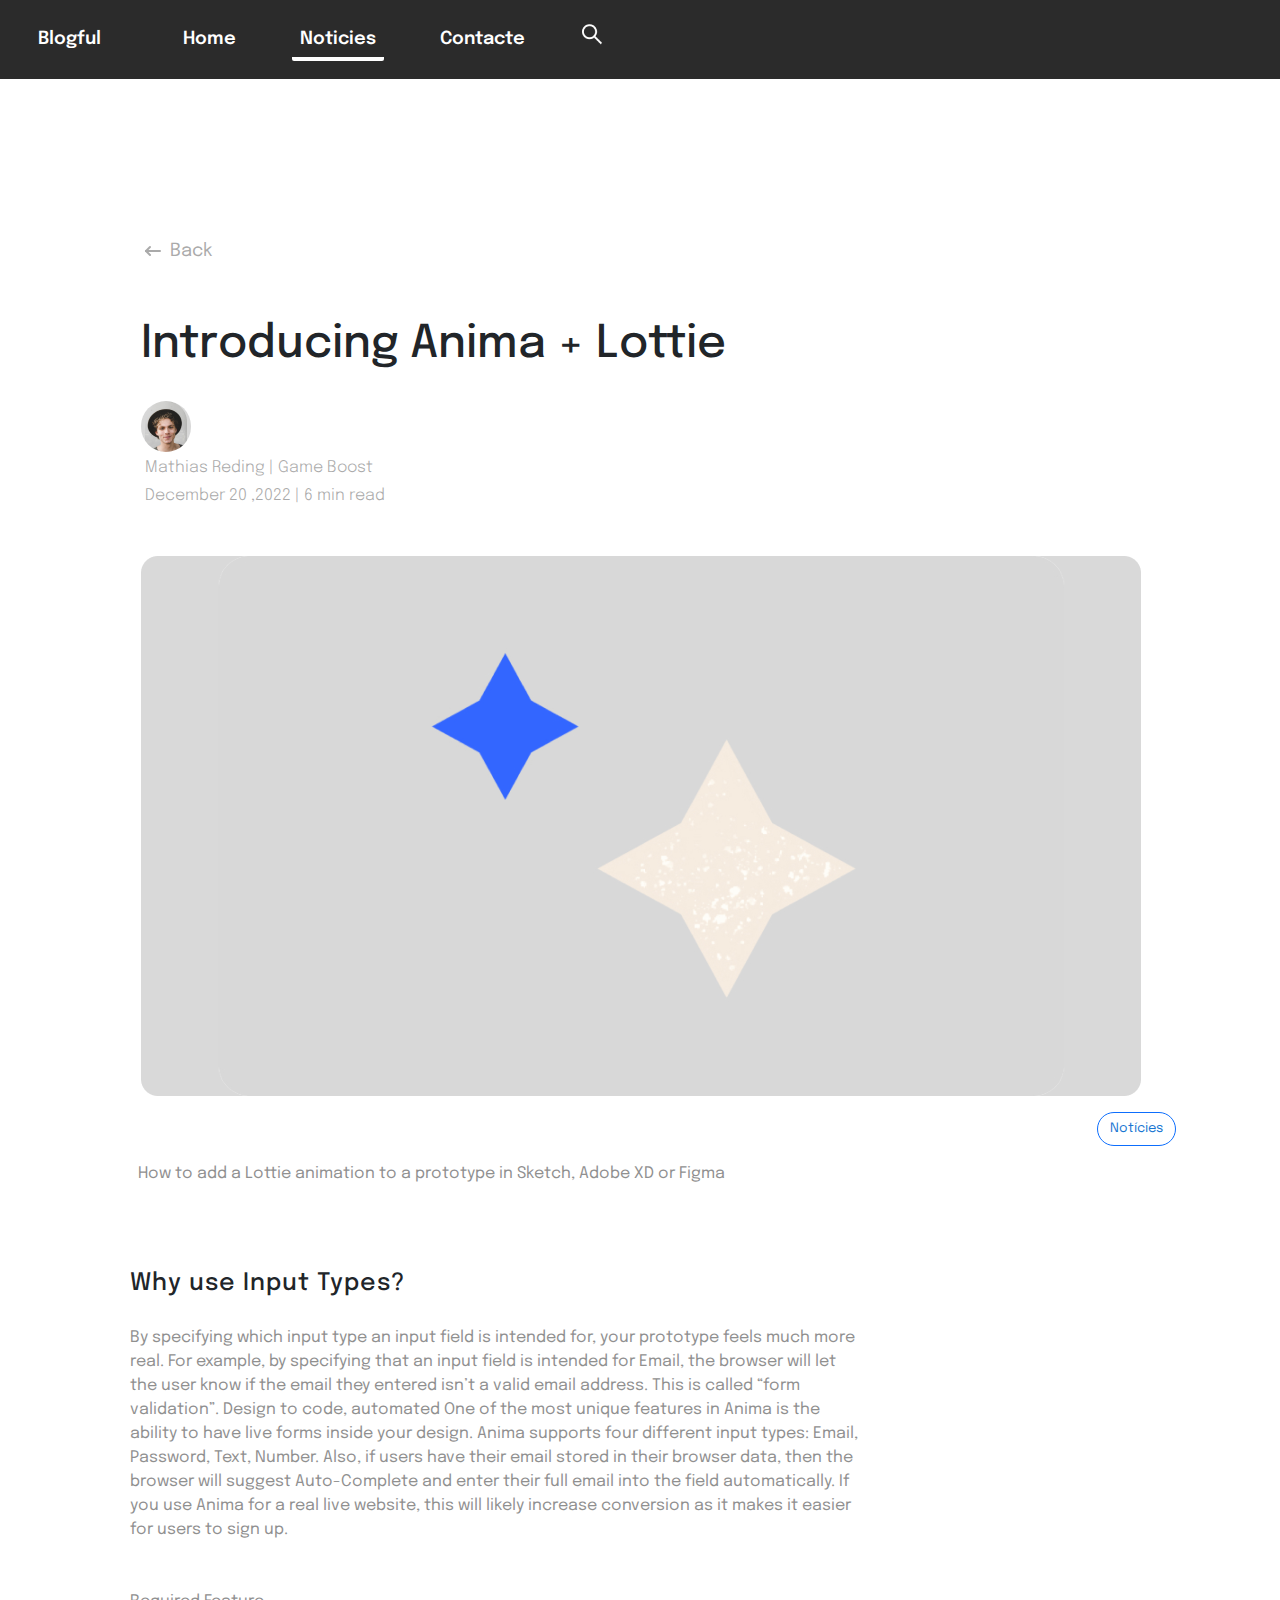
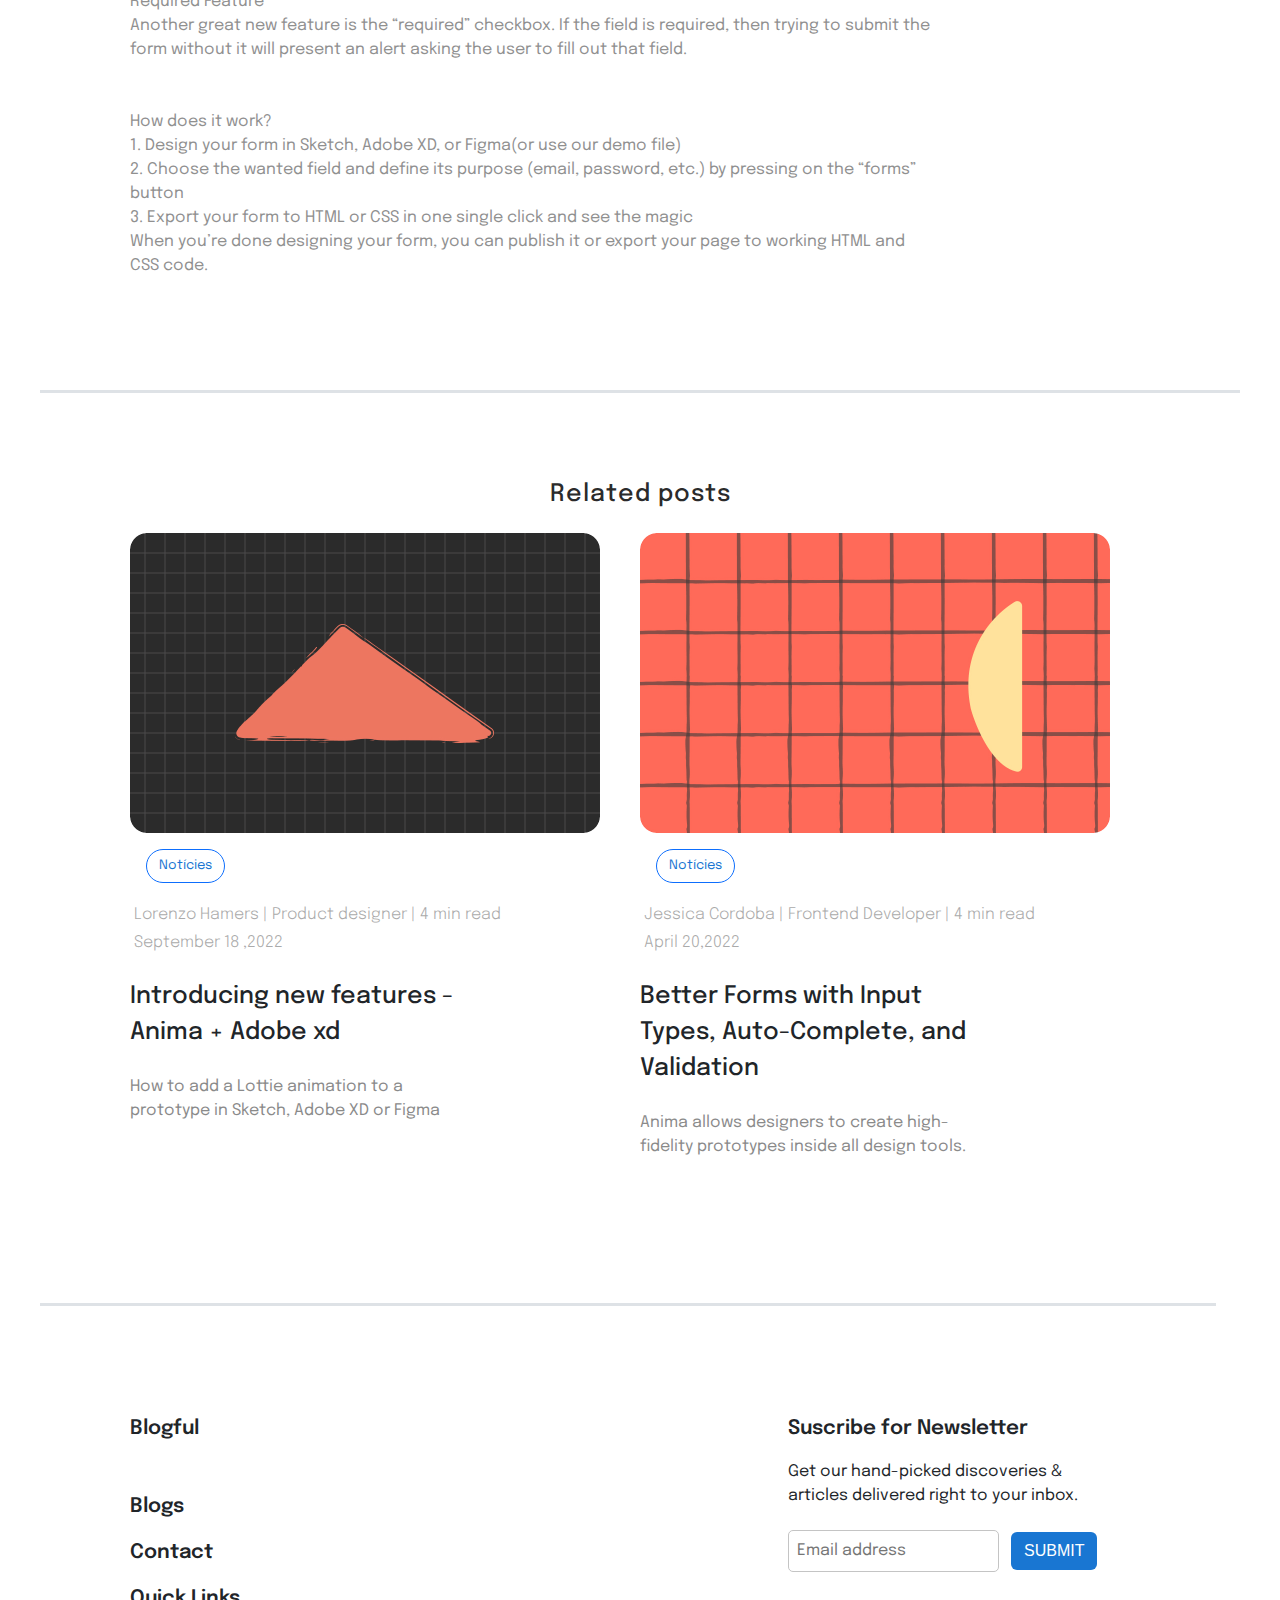
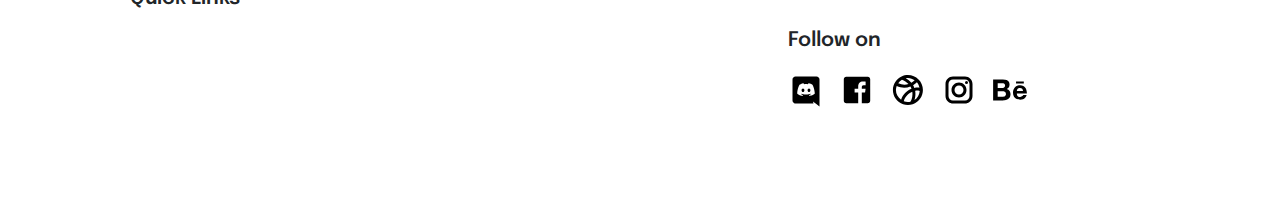
<file: noticia2.html>
<!DOCTYPE html>
<html lang="en">
<head>
    <meta charset="UTF-8">
    <meta name="viewport" content="width=device-width, initial-scale=1.0">
    <link rel="icon" href="img/crown_icon_245698.ico" type="image/x-icon">
    <title>Home</title>
    <link href="https://cdn.jsdelivr.net/npm/bootstrap@5.3.3/dist/css/bootstrap.min.css" rel="stylesheet" integrity="sha384-QWTKZyjpPEjISv5WaRU9OFeRpok6YctnYmDr5pNlyT2bRjXh0JMhjY6hW+ALEwIH" crossorigin="anonymous">
    <link rel="stylesheet" href="css/styles.css">
</head>
<body>
    <div class="container-fluid">
        <div class="row">
            <!--DIV de Nav var-->
            <nav class="navbar navbar-expand-md navbar-dark navegacion p-3">
                <div class="container-fluid grid gap-5">
                    <a class="navbar-brand navegacion " href="index.html">Blogful</a>
                    <button class="navbar-toggler" type="button" data-bs-toggle="collapse" data-bs-target="#navbarSupportedContent" aria-controls="navbarSupportedContent" aria-expanded="false" aria-label="Toggle navigation">
                    <span class="navbar-toggler-icon"></span>
                    </button>
                    <div class="collapse navbar-collapse" id="navbarSupportedContent">
                        <ul class="navbar-nav me-auto mb-2 mb-lg-0 grid gap-5">
                            <li class="nav-item">
                                <a class="nav-link pb-1" aria-current="page" href="index.html">Home</a>
                            </li>
                            <li class="nav-item">
                                <a class="nav-link active pb-1" aria-current="page" href="noticies.html">Noticies</a>
                            </li>
                            <li class="nav-item">
                                <a class="nav-link pb-1" aria-current="page" href="contacte.html">Contacte</a>
                            </li>
                            <li class="nav-item  mt-1">
                                <img src="img/lupa.png" alt="">
                            </li>
                        </ul>
                    </div>
                </div>
            </nav>
        </div>
    </div>

    <div class="container-fluid custom-container">
    
        <!--DIV HOMEPAGE HEADER-->

        <div class="row">
            <div class="title_homepage_header">
                <div class="mb-5">
                    <a class="grey text-decoration-none weight2" href="noticies.html">
                        <svg xmlns="http://www.w3.org/2000/svg" viewBox="0 0 24 24" fill="none" stroke="currentColor" stroke-linecap="round" stroke-linejoin="round" width="24" height="24" stroke-width="2"> <path d="M5 12l14 0"></path> <path d="M5 12l4 4"></path> <path d="M5 12l4 -4"></path> </svg> 
                        Back
                    </a>
                </div>
                <div>
                    <h3 class="px45 mb-4">Introducing Anima + Lottie</h3>
                </div>
                <div>
                        <img class="border-radius" src="img/mathias.png" alt="">
                </div>
                <div>
                    <p class="m-1 grey">Mathias Reding | Game Boost</p>
                    <p class="m-1 grey mb-5">December 20 ,2022 | 6 min read</p>
                </div>
                <img class="" src="img/dos_estrellas_1x.png" alt="">
            </div>
            <div class="info_homepage_header d-flex justify-content-end pe-5">
                <button type="button" class="btn btn-outline-primary boton rounded-pill m-3 btn-img">
                    <a class="btn-img nav-link" href="noticies.html">Notícies</a>
                </button>
            </div>
            <div class="info_homepage_header ms-2 mb-5 pb-3">
                <p class="grey2 col-9">How to add a Lottie animation to a prototype in Sketch, Adobe XD or Figma</p>
            </div>
            <div class="info_homepage_header mb-5">
                <h3 class="line-height mb-4 spacing">Why use Input Types?</h3>
                <p class="grey2 col-8 mb-5">By specifying which input type an input field is intended for, your prototype feels much more real.
                    For example, by specifying that an input field is intended for Email, the browser will let the user know if the email they entered isn’t a valid email address. This is called “form validation”.
                    Design to code, automated
                    One of the most unique features in Anima is the ability to have live forms inside your design. Anima supports four different input types:
                    Email, Password, Text, Number. Also, if users have their email stored in their browser data, then the browser will suggest Auto-Complete and enter their full email into the field automatically.
                    If you use Anima for a real live website, this will likely increase conversion as it makes it easier for users to sign up.
                </p>
                <p class="grey2 col-9 mb-5">Required Feature <br>
                    Another great new feature is the “required” checkbox. If the field is required, then trying to submit the form without it will present an alert asking the user to fill out that field.
                </p>
                <p class="grey2 col-10">
                    How does it work? <br>
                    1. Design your form in Sketch, Adobe XD, or Figma(or use our demo file) <br>
                    2. Choose the wanted field and define its purpose (email, password, etc.) by pressing on the “forms” <br>button <br>
                    3. Export your form to HTML or CSS in one single click and see the magic <br>
                    When you’re done designing your form, you can publish it or export your page to working HTML and <br>CSS code.
                </p>
            </div>
            <div class="info_homepage_header border-bottom border-3 mb-5 mt-5"></div>
            <div class="homepage_header_noticia">
                <h2 class="mb-4 spacing d-flex justify-content-center">Related posts</h2>
            </div>
            <div class="row">
                <div class="info_homepage_header col-6 pb-5 mb-5">
                    <img src="img/traingle_vermell.png" alt="">
                    <div>
                        <button type="button" class="btn btn-outline-primary boton rounded-pill m-3 btn-img">
                            <a class="btn-img text-decoration-none" href="noticies.html">Notícies</a>
                        </button>
                    </div>
                    <div>
                        <p class="m-1 grey">Lorenzo Hamers | Product designer | 4 min read</p>
                        <p class="m-1 mb-4 grey">September 18 ,2022</p>
                    </div>
                    <div class="col-sm-6 col-md-10 mb-4">
                        <h3 class="line-height col-10">Introducing new features -Anima + Adobe xd</h3>
                    </div>
                    <div class="col-sm-6 col-md-8">
                        <p class="p_header">How to add a Lottie animation to a prototype in Sketch, Adobe XD or Figma</p>
                    </div>
                </div>
                <div class="col-6 pb-5">
                    <img src="img/mitja_lluna.png" alt="">
                    <div>
                        <button type="button" class="btn btn-outline-primary boton rounded-pill m-3 btn-img">
                            <a class="btn-img text-decoration-none" href="noticies.html">Notícies</a>
                        </button>
                    </div>
                <div>
                        <p class="m-1 grey">Jessica Cordoba | Frontend Developer | 4 min read</p>
                        <p class="m-1 mb-4 grey">April 20,2022</p>
                    </div>
                    <div class="col-7 mb-4" >
                        <h3 class="line-height">Better Forms with Input Types, Auto-Complete, and Validation</h3>
                    </div>
                    <div class="col-sm-6 col-md-7 mb-5">
                        <p class="p_header">Anima allows designers to create high-fidelity prototypes inside all design tools.</p>
                    </div>
                </div>
                <div class="info_homepage_header border-bottom border-3 mb-5 mt-5"></div>
        </div>
        <div class="row">
            <div class="homepage_header3 mb-5 weight col-6">
                <p class="mb-5">Blogful</p>
                <div class="">
                    <p>Blogs</p>
                    <p>Contact</p>
                    <p>Quick Links</p>
                </div>
            </div>
            <div class="homepage_header3-1 col-5">
                <p class="weight">Suscribe for Newsletter</p>
                <div class="">
                    <p>Get our hand-picked discoveries & articles delivered right to your inbox.</p>
                </div>
                <div>
                    <input class="px-2 pt-2 pb-2 email-address" type="text" placeholder="Email address">
                    <button type="button" class="btn boton m-2 btn-grande">SUBMIT</button>
                </div>
                <div class="weight mt-5">
                    <p>Follow on</p>
                    <div class="margin-footer">
                        <svg xmlns="http://www.w3.org/2000/svg" x="0px" y="0px" width="36" height="36" viewBox="0 0 24 24">
                            <path d="M21,23l-4.378-3.406L17,21H5c-1.105,0-2-0.895-2-2V5c0-1.105,0.895-2,2-2h14c1.105,0,2,0.895,2,2V23z M16.29,8.57	c0,0-1.23-0.95-2.68-1.06l-0.3,0.61C12.86,8.04,12.4,7.98,12,7.98c-0.41,0-0.88,0.06-1.31,0.14l-0.3-0.61	C8.87,7.66,7.71,8.57,7.71,8.57s-1.37,1.98-1.6,5.84C7.49,15.99,9.59,16,9.59,16l0.43-0.58c-0.44-0.15-0.82-0.35-1.21-0.65	l0.09-0.24c0.72,0.33,1.65,0.53,3.1,0.53s2.38-0.2,3.1-0.53l0.09,0.24c-0.39,0.3-0.77,0.5-1.21,0.65L14.41,16	c0,0,2.1-0.01,3.48-1.59C17.66,10.55,16.29,8.57,16.29,8.57z M10,13.38c-0.52,0-0.94-0.53-0.94-1.18c0-0.65,0.42-1.18,0.94-1.18	s0.94,0.53,0.94,1.18C10.94,12.85,10.52,13.38,10,13.38z M14,13.38c-0.52,0-0.94-0.53-0.94-1.18c0-0.65,0.42-1.18,0.94-1.18	s0.94,0.53,0.94,1.18C14.94,12.85,14.52,13.38,14,13.38z"></path>
                        </svg>
                        <svg xmlns="http://www.w3.org/2000/svg" x="0px" y="0px" width="36" height="36" viewBox="0 0 30 30">
                            <path d="M24,4H6C4.895,4,4,4.895,4,6v18c0,1.105,0.895,2,2,2h10v-9h-3v-3h3v-1.611C16,9.339,17.486,8,20.021,8 c1.214,0,1.856,0.09,2.16,0.131V11h-1.729C19.376,11,19,11.568,19,12.718V14h3.154l-0.428,3H19v9h5c1.105,0,2-0.895,2-2V6 C26,4.895,25.104,4,24,4z"></path>
                        </svg>
                        <svg xmlns="http://www.w3.org/2000/svg" x="0px" y="0px" width="36" height="36" viewBox="0 0 24 24">
                            <path d="M 11.941406 2 C 10.44006 2 9.0197829 2.3412832 7.7402344 2.9375 C 7.7318419 2.9350471 7.723233 2.9321205 7.7148438 2.9296875 L 7.7070312 2.9550781 C 4.3079768 4.5545168 1.9414062 8.0036548 1.9414062 12 C 1.9414062 17.511002 6.4304007 22 11.941406 22 C 17.452412 22 21.941406 17.511002 21.941406 12 C 21.941406 6.4889982 17.452412 2 11.941406 2 z M 11.941406 4 C 13.657837 4 15.156466 4.6541789 16.457031 5.5683594 C 15.82545 6.1959812 15.089919 6.7511088 14.279297 7.203125 C 13.218022 5.9232251 11.92657 4.9041032 10.568359 4.140625 C 11.013413 4.0578722 11.467449 4 11.941406 4 z M 7.9765625 5.1445312 C 9.5261871 5.727606 11.083012 6.6842895 12.335938 8.03125 C 10.255733 8.6629299 7.8727211 8.6247295 5.4804688 7.5253906 C 6.144503 6.5676373 6.9934191 5.7540149 7.9765625 5.1445312 z M 17.955078 6.8632812 C 18.812659 7.8685526 19.351381 9.0869574 19.626953 10.433594 C 18.504078 10.295389 17.358675 10.360744 16.236328 10.587891 C 16.008339 9.9709737 15.730811 9.388059 15.414062 8.8398438 C 16.357582 8.2827458 17.216233 7.6142914 17.955078 6.8632812 z M 4.4707031 9.3710938 C 7.6503928 10.893288 10.874955 10.783354 13.613281 9.71875 C 13.882417 10.169566 14.11829 10.647248 14.314453 11.154297 C 11.180821 12.379806 8.4850686 14.959562 7.4160156 18.427734 C 5.3641713 16.981851 3.9414062 14.7103 3.9414062 12 C 3.9414062 11.066479 4.1790273 10.202866 4.4707031 9.3710938 z M 17.800781 12.386719 C 18.486321 12.374364 19.15505 12.492293 19.818359 12.609375 C 19.618166 15.147299 18.276058 17.35498 16.294922 18.681641 C 16.755243 17.353288 17.110099 15.605394 16.900391 13.474609 C 16.868577 13.151845 16.819349 12.838322 16.763672 12.529297 C 16.879289 12.505865 16.993531 12.466165 17.109375 12.447266 C 17.342126 12.409292 17.572268 12.390837 17.800781 12.386719 z M 14.832031 13.134766 C 14.859562 13.312804 14.892087 13.488551 14.910156 13.671875 C 15.247834 17.102926 14.055291 19.157268 13.591797 19.822266 C 13.060483 19.935144 12.509851 20 11.941406 20 C 10.968416 20 10.062462 19.764916 9.2011719 19.449219 C 9.961496 16.505095 12.219059 14.259566 14.832031 13.134766 z"></path>
                        </svg>
                        <svg xmlns="http://www.w3.org/2000/svg" x="0px" y="0px" width="36" height="36" viewBox="0 0 24 24">
                            <path d="M 8 3 C 5.243 3 3 5.243 3 8 L 3 16 C 3 18.757 5.243 21 8 21 L 16 21 C 18.757 21 21 18.757 21 16 L 21 8 C 21 5.243 18.757 3 16 3 L 8 3 z M 8 5 L 16 5 C 17.654 5 19 6.346 19 8 L 19 16 C 19 17.654 17.654 19 16 19 L 8 19 C 6.346 19 5 17.654 5 16 L 5 8 C 5 6.346 6.346 5 8 5 z M 17 6 A 1 1 0 0 0 16 7 A 1 1 0 0 0 17 8 A 1 1 0 0 0 18 7 A 1 1 0 0 0 17 6 z M 12 7 C 9.243 7 7 9.243 7 12 C 7 14.757 9.243 17 12 17 C 14.757 17 17 14.757 17 12 C 17 9.243 14.757 7 12 7 z M 12 9 C 13.654 9 15 10.346 15 12 C 15 13.654 13.654 15 12 15 C 10.346 15 9 13.654 9 12 C 9 10.346 10.346 9 12 9 z"></path>
                        </svg>
                        <svg xmlns="http://www.w3.org/2000/svg" x="0px" y="0px" width="36" height="36" viewBox="0 0 32 32">
                            <path d="M 1 6.75 L 1 25.25 L 9.9375 25.25 C 10.765625 25.25 16.46875 25.082031 16.46875 19.875 C 16.46875 16.621094 14.230469 15.515625 13.09375 15.1875 C 13.929688 14.792969 15.59375 13.855469 15.59375 11.34375 C 15.59375 9.945313 15.394531 6.75 9.6875 6.75 Z M 21.375 8.46875 L 21.375 10.15625 L 28.28125 10.15625 L 28.28125 8.46875 Z M 5.0625 9.90625 L 8.875 9.90625 C 9.234375 9.90625 11.65625 9.714844 11.65625 12.03125 C 11.65625 14.011719 9.90625 14.21875 9.1875 14.21875 L 5.0625 14.21875 Z M 25 11.6875 C 19.777344 11.6875 18.6875 16.222656 18.6875 18.1875 C 18.6875 24.019531 23.46875 24.6875 25 24.6875 C 29.128906 24.6875 30.300781 22.015625 30.78125 20.53125 L 27.78125 20.53125 C 27.664063 20.914063 26.789063 22.15625 25.125 22.15625 C 22.335938 22.15625 22.09375 19.976563 22.09375 19 L 30.96875 19 C 31.148438 15.625 29.671875 11.6875 25 11.6875 Z M 24.90625 14.21875 C 25.738281 14.21875 26.410156 14.460938 26.8125 14.90625 C 27.214844 15.355469 27.511719 16.011719 27.59375 16.875 L 22.09375 16.875 C 22.109375 16.636719 22.164063 16.363281 22.25 16.0625 C 22.335938 15.753906 22.46875 15.460938 22.6875 15.1875 C 22.90625 14.917969 23.210938 14.683594 23.5625 14.5 C 23.921875 14.3125 24.367188 14.21875 24.90625 14.21875 Z M 5.0625 17 L 9.46875 17 C 10.34375 17 12.40625 17.136719 12.40625 19.65625 C 12.40625 22.097656 9.808594 22.09375 9.40625 22.09375 L 5.0625 22.09375 Z"></path>
                        </svg>
                    </div>
                </div>
            </div>
        </div>
    </div>
</body>
<script src="script.js"></script>
<script src="https://cdn.jsdelivr.net/npm/@popperjs/core@2.11.8/dist/umd/popper.min.js" integrity="sha384-I7E8VVD/ismYTF4hNIPjVp/Zjvgyol6VFvRkX/vR+Vc4jQkC+hVqc2pM8ODewa9r" crossorigin="anonymous"></script>
<script src="https://cdn.jsdelivr.net/npm/bootstrap@5.3.3/dist/js/bootstrap.min.js" integrity="sha384-0pUGZvbkm6XF6gxjEnlmuGrJXVbNuzT9qBBavbLwCsOGabYfZo0T0to5eqruptLy" crossorigin="anonymous"></script>
</html>
</file>
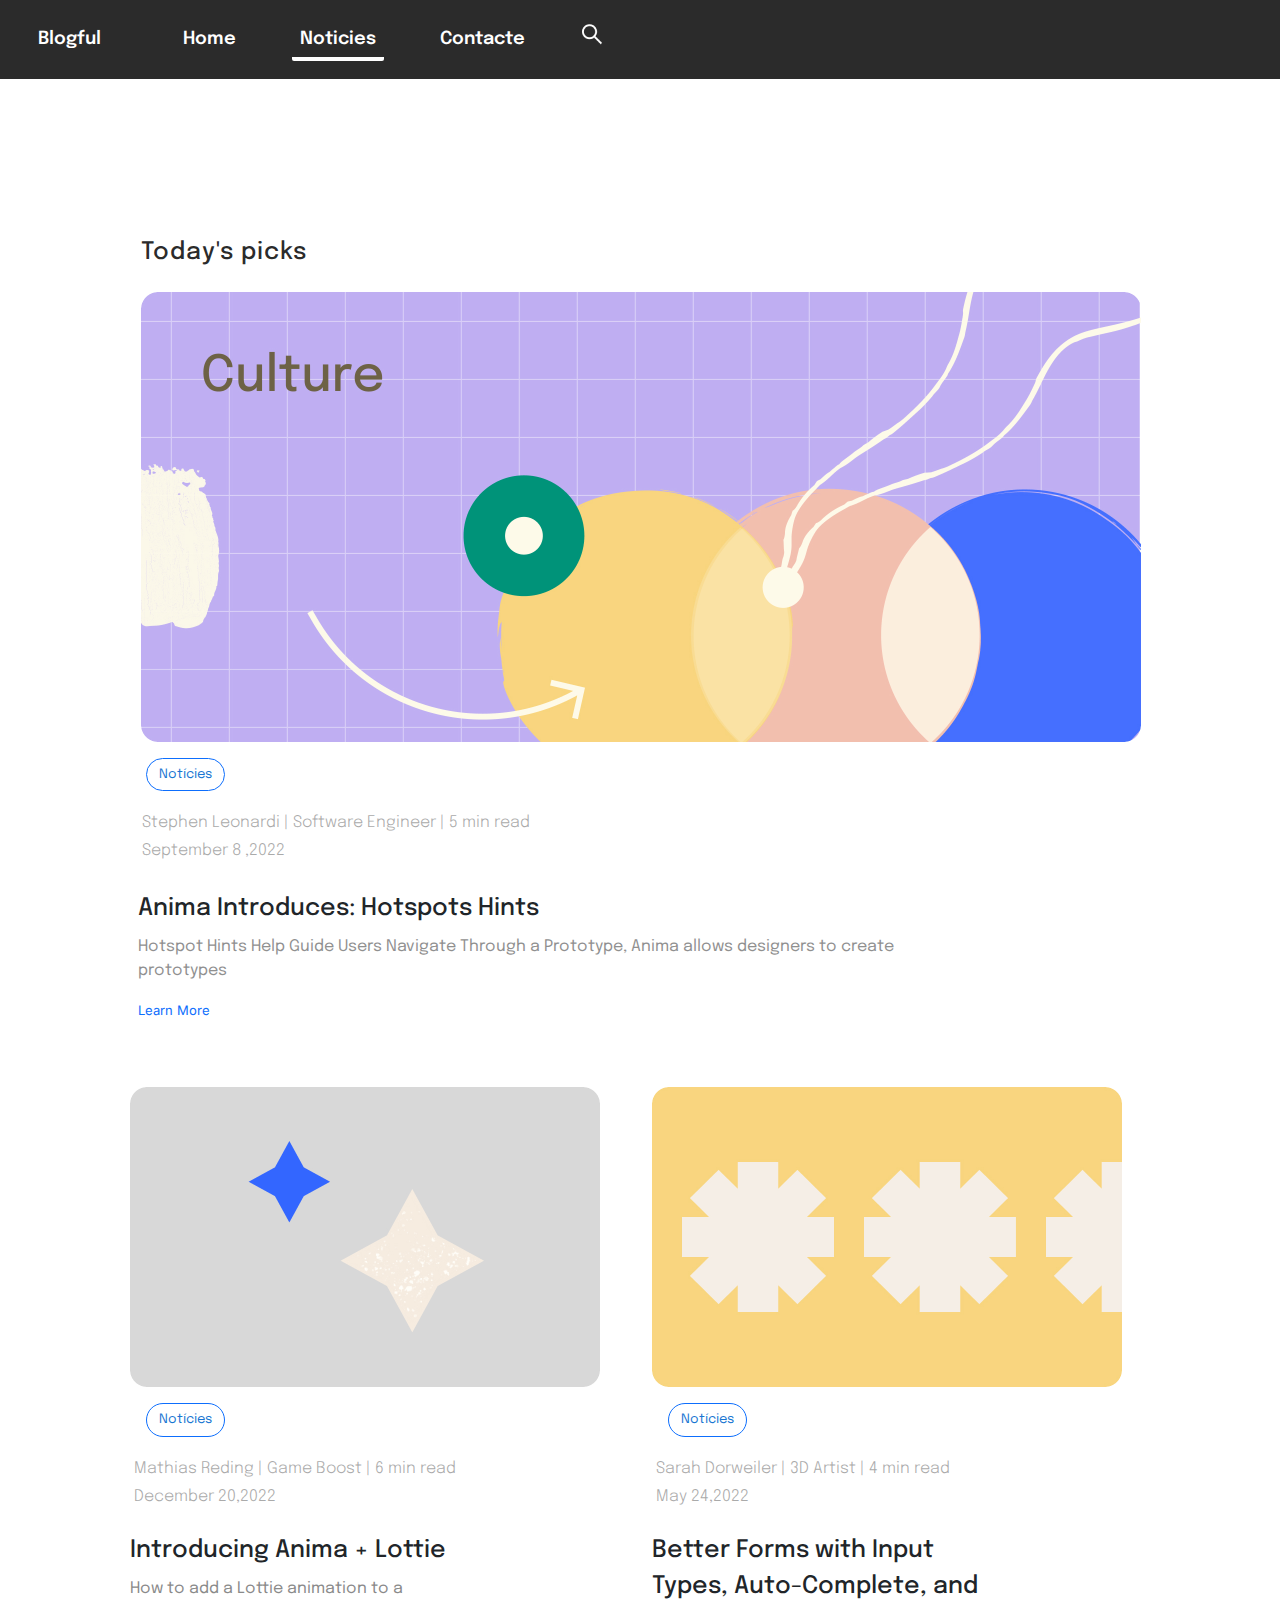
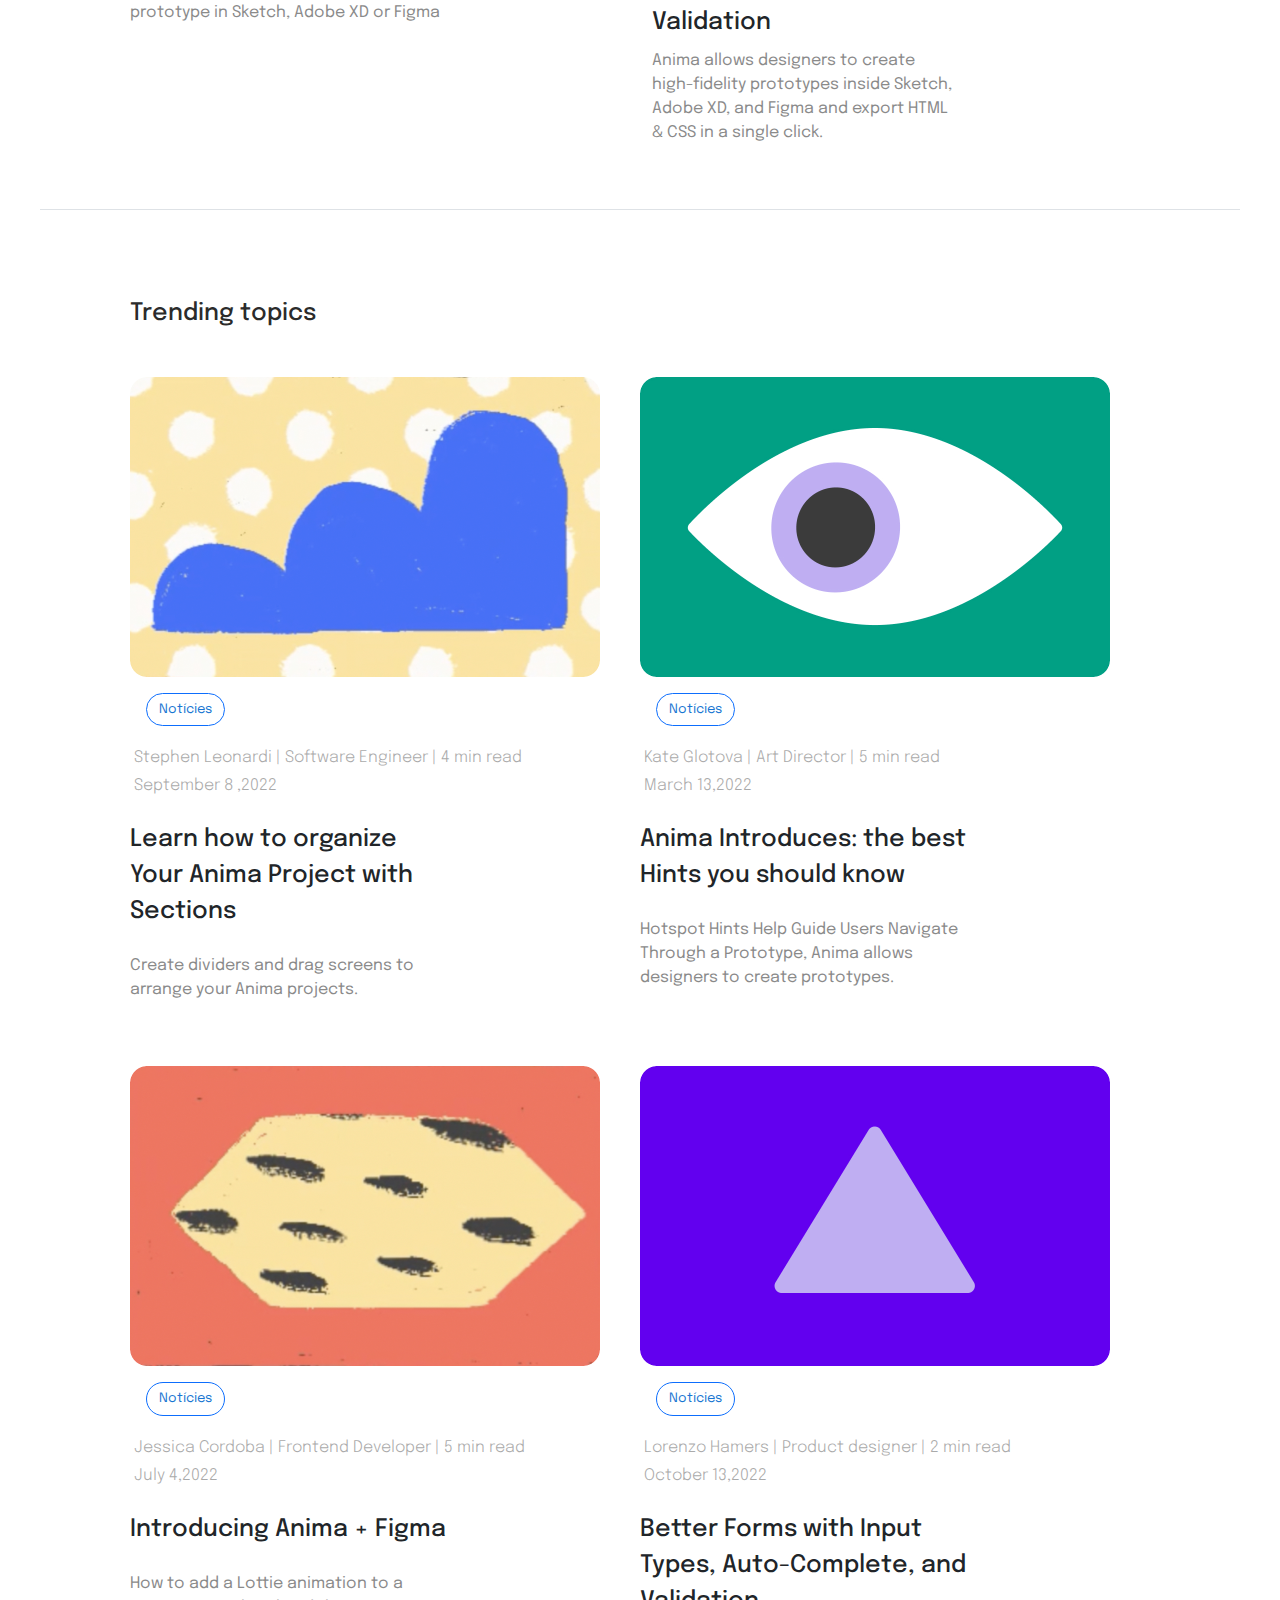
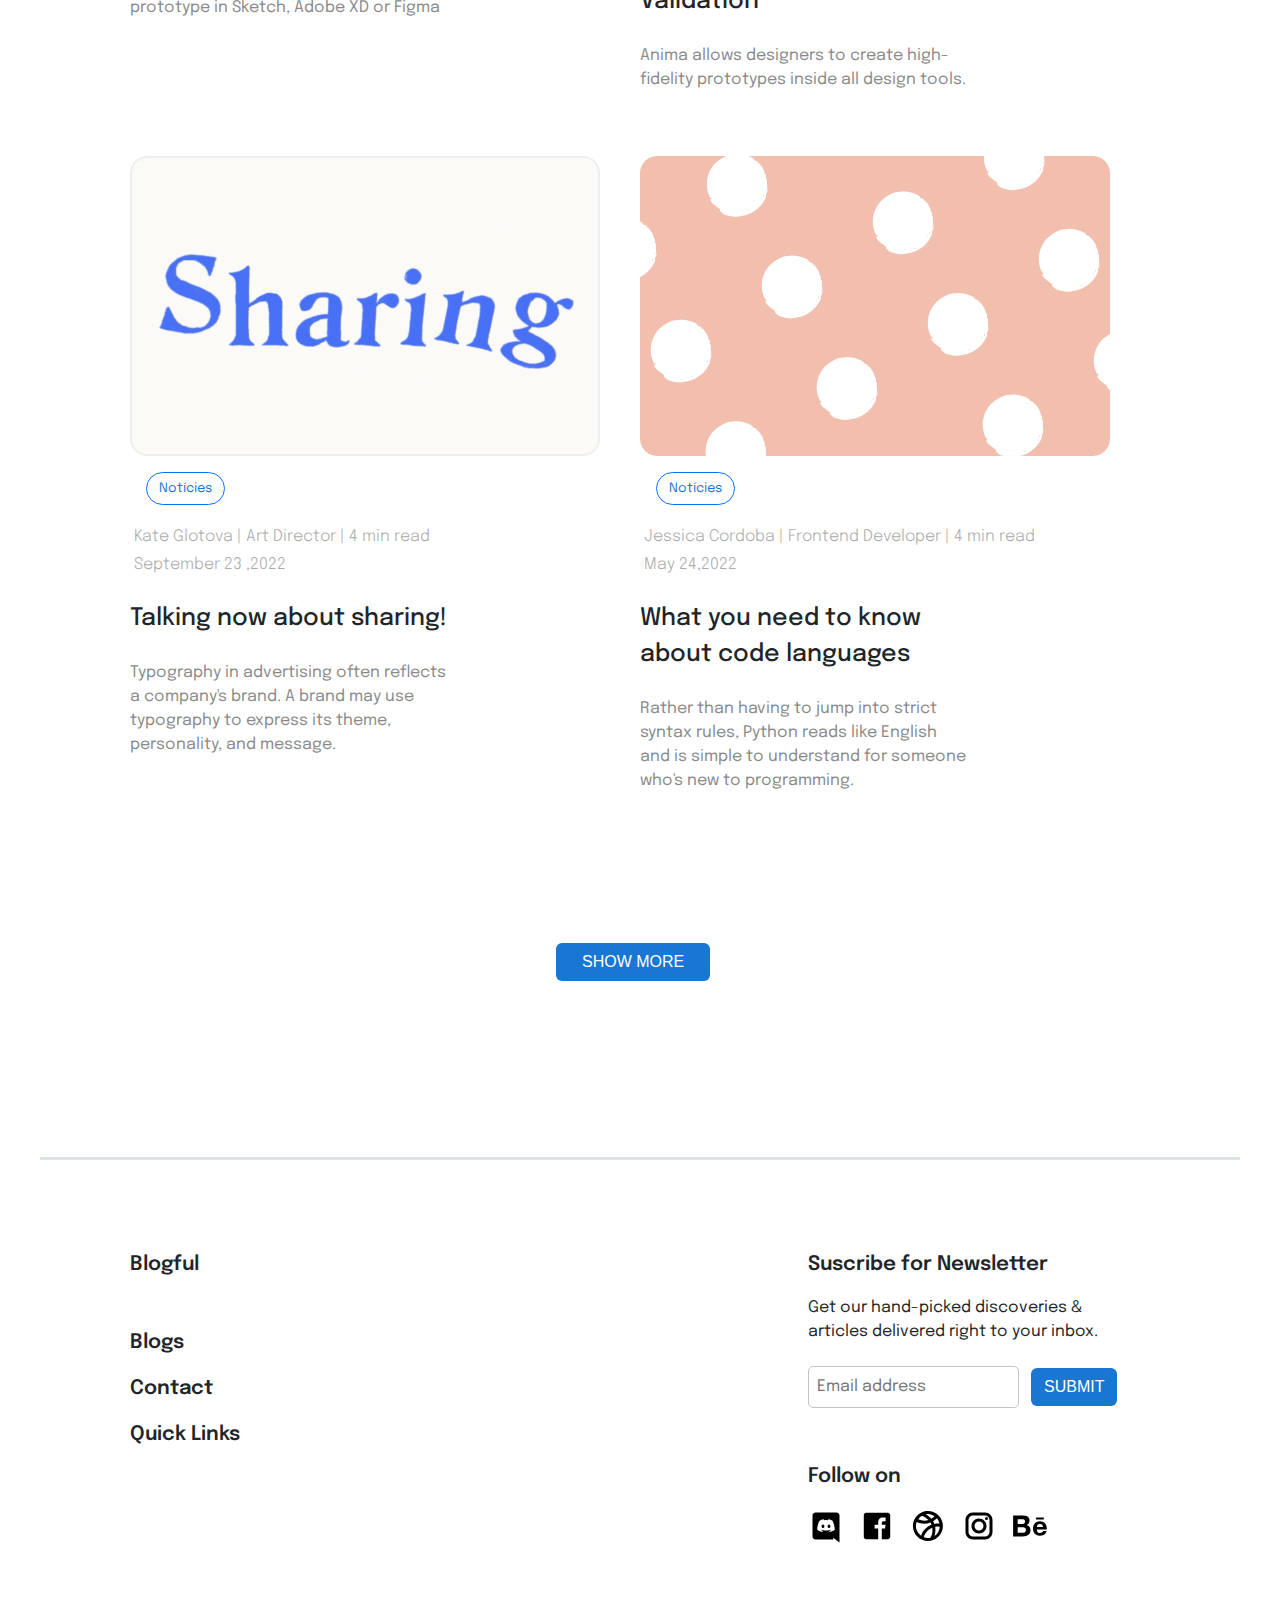
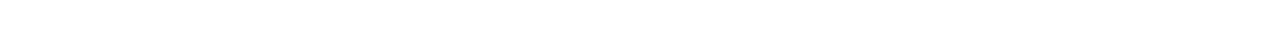
<file: noticies.html>
<!DOCTYPE html>
<html lang="en">
<head>
    <meta charset="UTF-8">
    <meta name="viewport" content="width=device-width, initial-scale=1.0">
    <link rel="icon" href="img/crown_icon_245698.ico" type="image/x-icon">
    <title>Home</title>
    <link href="https://cdn.jsdelivr.net/npm/bootstrap@5.3.3/dist/css/bootstrap.min.css" rel="stylesheet" integrity="sha384-QWTKZyjpPEjISv5WaRU9OFeRpok6YctnYmDr5pNlyT2bRjXh0JMhjY6hW+ALEwIH" crossorigin="anonymous">
    <link rel="stylesheet" href="css/styles.css">
</head>
<body>
    <div class="container-fluid">
        <div class="row">
            <!--DIV de Nav var-->
            <nav class="navbar navbar-expand-md navbar-dark navegacion p-3">
                <div class="container-fluid grid gap-5">
                    <a class="navbar-brand navegacion " href="index.html">Blogful</a>
                    <button class="navbar-toggler" type="button" data-bs-toggle="collapse" data-bs-target="#navbarSupportedContent" aria-controls="navbarSupportedContent" aria-expanded="false" aria-label="Toggle navigation">
                    <span class="navbar-toggler-icon"></span>
                    </button>
                    <div class="collapse navbar-collapse" id="navbarSupportedContent">
                        <ul class="navbar-nav me-auto mb-2 mb-lg-0 grid gap-5">
                            <li class="nav-item">
                                <a class="nav-link pb-1" aria-current="page" href="index.html">Home</a>
                            </li>
                            <li class="nav-item">
                                <a class="nav-link active pb-1" aria-current="page" href="noticies.html">Noticies</a>
                            </li>
                            <li class="nav-item">
                                <a class="nav-link pb-1" aria-current="page" href="contacte.html">Contacte</a>
                            </li>
                            <li class="nav-item  mt-1">
                                <img src="img/lupa.png" alt="">
                            </li>
                        </ul>
                    </div>
                </div>
            </nav>
        </div>
    </div>

    <div class="container-fluid custom-container">
    
        <!--DIV HOMEPAGE HEADER-->

        <div class="row">
            <div class="title_homepage_header">
                <h2 class="mb-4 spacing">Today's picks</h2>
                <img src="img/culture.png" alt="">
            </div>
            <div class="info_homepage_header">
                <button type="button" class="btn btn-outline-primary boton rounded-pill m-3 btn-img">
                    <a class="btn-img text-decoration-none" href="noticies.html">Notícies</a>
                </button>
            </div>
            <div class="info_homepage_header ms-2">
                <p class="m-1 grey">Stephen Leonardi | Software Engineer | 5 min read</p>
                <p class="m-1 grey">September 8 ,2022</p>
            </div>
            <div class="info_homepage_header ms-2 mb-5 pb-3">
                <h3 class="mt-4 anima">Anima Introduces: Hotspots Hints</h3>
                <p class="grey2 col-9">Hotspot Hints Help Guide Users Navigate Through a Prototype, Anima allows designers to create prototypes</p>
                <a class="learn_more text-decoration-none" href="https://www.animaapp.com/" target="_blank"> Learn More </a>
            </div>
        </div>
    <!--DIV Header-->
        <div class="row">
            <div class="info_homepage_header col-6 pb-5">
                <img src="img/dos_estrellas.png" alt="" >
                <div>
                    <button type="button" class="btn btn-outline-primary boton rounded-pill m-3 btn-img">
                        <a class="btn-img text-decoration-none" href="noticies.html">Notícies</a>
                    </button>
                </div>
                <div>
                    <p class="m-1 grey">Mathias Reding | Game Boost | 6 min read</p>
                    <p class="m-1 mb-4 grey">December 20,2022</p>
                </div>
                <div class="col-sm-6 col-md-8">
                    <a class="text-decoration-none link-dark line-height" href="noticia.html">
                        <h3 class="line-height">Introducing Anima + Lottie</h3>
                    </a>
                    <p class="p_header">How to add a Lottie animation to a prototype in Sketch, Adobe XD or Figma</p>
                </div>
            </div>
            <div class="col-6 pb-5">
                <img src="img/asteriscos.png" alt="">
                <div>
                    <button type="button" class="btn btn-outline-primary boton rounded-pill m-3 btn-img">
                        <a class="btn-img text-decoration-none" href="noticies.html">Notícies</a>
                    </button>
                </div>
            <div>
                    <p class="m-1 grey">Sarah Dorweiler | 3D Artist | 4 min read</p>
                    <p class="m-1 mb-4 grey">May 24,2022</p>
                </div>
                <div class="col-7">
                    <h3 class="line-height">Better Forms with Input Types, Auto-Complete, and Validation</h3>
                    <p class="p_header col-11">Anima allows designers to create high-fidelity prototypes inside Sketch, Adobe XD, and Figma and export HTML & CSS in a single click.</p>
                </div>
            </div>
            <div class="border-bottom border-1"></div>
        </div>

        <div class="row">
            <div class="homepage_header">
                <h2 class="mb-5 ">Trending topics</h2>
            </div>
            <div class="row">
                <div class="info_homepage_header col-6 pb-5">
                    <img src="img/escalones.png" alt="">
                    <div>
                        <button type="button" class="btn btn-outline-primary boton rounded-pill m-3 btn-img">
                            <a class="btn-img text-decoration-none" href="noticies.html">Notícies</a>
                        </button>
                    </div>
                    <div>
                        <p class="m-1 grey">Stephen Leonardi | Software Engineer | 4 min read</p>
                        <p class="m-1 mb-4 grey">September 8 ,2022</p>
                    </div>
                    <div class="col-sm-6 col-md-10 mb-4">
                        <h3 class="line-height col-9">Learn how to organize Your Anima Project with Sections</h3>
                    </div>
                    <div class="col-sm-6 col-md-8">
                        <p class="p_header">Create dividers and drag screens to arrange your Anima projects.</p>
                    </div>
                </div>
                <div class="col-6 pb-5">
                    <img src="img/ojo.png" alt="">
                    <div>
                        <button type="button" class="btn btn-outline-primary boton rounded-pill m-3 btn-img">
                            <a class="btn-img text-decoration-none" href="noticies.html">Notícies</a>
                        </button>
                    </div>
                <div>
                        <p class="m-1 grey">Kate Glotova | Art Director | 5 min read</p>
                        <p class="m-1 mb-4 grey">March 13,2022</p>
                    </div>
                    <div class="col-sm-6 col-md-10 mb-4" >
                        <h3 class="line-height col-9">Anima Introduces: the best Hints you should know</h3>
                    </div>
                    <div class="col-sm-6 col-md-7">
                        <p class="p_header">Hotspot Hints Help Guide Users Navigate Through a Prototype, Anima allows designers to create prototypes.</p>
                    </div>
                </div>
                <div class="info_homepage_header col-6 pb-5">
                    <img src="img/manchas.png" alt="">
                    <div>
                        <button type="button" class="btn btn-outline-primary boton rounded-pill m-3 btn-img">
                            <a class="btn-img text-decoration-none" href="noticies.html">Notícies</a>
                        </button>
                    </div>
                    <div>
                        <p class="m-1 grey">Jessica Cordoba | Frontend Developer | 5 min read</p>
                        <p class="m-1 mb-4 grey">July 4,2022</p>
                    </div>
                    <div class="col-sm-6 col-md-8 mb-4">
                        <h3 class="line-height">Introducing Anima + Figma</h3>
                    </div>
                    <div class="col-sm-6 col-md-8">
                        <p class="p_header">How to add a Lottie animation to a prototype in Sketch, Adobe XD or Figma</p>
                    </div>
                </div>
                <div class="col-6 pb-5">
                    <img src="img/triangle.png" alt="">
                    <div>
                        <button type="button" class="btn btn-outline-primary boton rounded-pill m-3 btn-img">
                            <a class="btn-img text-decoration-none" href="noticies.html">Notícies</a>
                        </button>
                    </div>
                <div>
                        <p class="m-1 grey">Lorenzo Hamers | Product designer | 2 min read</p>
                        <p class="m-1 mb-4 grey">October 13,2022</p>
                    </div>
                    <div class="col-sm-6 col-md-7 mb-4" >
                        <h3 class="line-height">Better Forms with Input Types, Auto-Complete, and Validation</h3>
                    </div>
                    <div class="col-sm-6 col-md-7">
                        <p class="p_header">Anima allows designers to create high-fidelity prototypes inside all design tools.</p>
                    </div>
                </div>
                <div class="info_homepage_header col-6 pb-5">
                    <img src="img/Image_placeholder_sharing.png" alt="">
                    <div>
                        <button type="button" class="btn btn-outline-primary boton rounded-pill m-3 btn-img">
                            <a class="btn-img text-decoration-none" href="noticies.html">Notícies</a>
                        </button>
                    </div>
                    <div>
                        <p class="m-1 grey">Kate Glotova | Art Director | 4 min read</p>
                        <p class="m-1 mb-4 grey">September 23 ,2022</p>
                    </div>
                    <div class="col-sm-6 col-md-10 mb-4">
                        <h3 class="line-height col-10">Talking now about sharing!</h3>
                    </div>
                    <div class="col-sm-6 col-md-8">
                        <p class="p_header">Typography in advertising often reflects a company's brand. A brand may use typography to express its theme, personality, and message.</p>
                    </div>
                </div>
                <div class="col-6 pb-5">
                    <img src="img/lunares.png" alt="">
                    <div>
                        <button type="button" class="btn btn-outline-primary boton rounded-pill m-3 btn-img">
                            <a class="btn-img text-decoration-none" href="noticies.html">Notícies</a>
                        </button>
                    </div>
                <div>
                        <p class="m-1 grey">Jessica Cordoba | Frontend Developer | 4 min read</p>
                        <p class="m-1 mb-4 grey">May 24,2022</p>
                    </div>
                    <div class="col-sm-6 col-md-8 mb-4" >
                        <h3 class="line-height col-10">What you need to know about code languages</h3>
                    </div>
                    <div class="col-sm-6 col-md-7">
                        <p class="p_header">Rather than having to jump into strict syntax rules, Python reads like English and is simple to understand for someone who's new to programming.</p>
                    </div>
                </div>
            </div>
        </div>
        <div class="row">
            <div class="container-fluid padding-btn border-bottom border-3">
                <button type="button" class="btn boton m-3 btn-grande padding-btn-in">SHOW MORE</button>
            </div>
        </div>
        <div class="row">
            <div class="homepage_header mb-5 weight col-6">
                <p class="mb-5">Blogful</p>
                <div class="">
                    <p>Blogs</p>
                    <p>Contact</p>
                    <p>Quick Links</p>
                </div>
            </div>
            <div class="homepage_header2 col-5">
                <p class="weight">Suscribe for Newsletter</p>
                <div class="">
                    <p>Get our hand-picked discoveries & articles delivered right to your inbox.</p>
                </div>
                <div>
                    <input class="px-2 pt-2 pb-2 email-address" type="text" placeholder="Email address">
                    <button type="button" class="btn boton m-2 btn-grande">SUBMIT</button>
                </div>
                <div class="weight mt-5">
                    <p>Follow on</p>
                    <div class="margin-footer">
                        <svg xmlns="http://www.w3.org/2000/svg" x="0px" y="0px" width="36" height="36" viewBox="0 0 24 24">
                            <path d="M21,23l-4.378-3.406L17,21H5c-1.105,0-2-0.895-2-2V5c0-1.105,0.895-2,2-2h14c1.105,0,2,0.895,2,2V23z M16.29,8.57	c0,0-1.23-0.95-2.68-1.06l-0.3,0.61C12.86,8.04,12.4,7.98,12,7.98c-0.41,0-0.88,0.06-1.31,0.14l-0.3-0.61	C8.87,7.66,7.71,8.57,7.71,8.57s-1.37,1.98-1.6,5.84C7.49,15.99,9.59,16,9.59,16l0.43-0.58c-0.44-0.15-0.82-0.35-1.21-0.65	l0.09-0.24c0.72,0.33,1.65,0.53,3.1,0.53s2.38-0.2,3.1-0.53l0.09,0.24c-0.39,0.3-0.77,0.5-1.21,0.65L14.41,16	c0,0,2.1-0.01,3.48-1.59C17.66,10.55,16.29,8.57,16.29,8.57z M10,13.38c-0.52,0-0.94-0.53-0.94-1.18c0-0.65,0.42-1.18,0.94-1.18	s0.94,0.53,0.94,1.18C10.94,12.85,10.52,13.38,10,13.38z M14,13.38c-0.52,0-0.94-0.53-0.94-1.18c0-0.65,0.42-1.18,0.94-1.18	s0.94,0.53,0.94,1.18C14.94,12.85,14.52,13.38,14,13.38z"></path>
                        </svg>
                        <svg xmlns="http://www.w3.org/2000/svg" x="0px" y="0px" width="36" height="36" viewBox="0 0 30 30">
                            <path d="M24,4H6C4.895,4,4,4.895,4,6v18c0,1.105,0.895,2,2,2h10v-9h-3v-3h3v-1.611C16,9.339,17.486,8,20.021,8 c1.214,0,1.856,0.09,2.16,0.131V11h-1.729C19.376,11,19,11.568,19,12.718V14h3.154l-0.428,3H19v9h5c1.105,0,2-0.895,2-2V6 C26,4.895,25.104,4,24,4z"></path>
                        </svg>
                        <svg xmlns="http://www.w3.org/2000/svg" x="0px" y="0px" width="36" height="36" viewBox="0 0 24 24">
                            <path d="M 11.941406 2 C 10.44006 2 9.0197829 2.3412832 7.7402344 2.9375 C 7.7318419 2.9350471 7.723233 2.9321205 7.7148438 2.9296875 L 7.7070312 2.9550781 C 4.3079768 4.5545168 1.9414062 8.0036548 1.9414062 12 C 1.9414062 17.511002 6.4304007 22 11.941406 22 C 17.452412 22 21.941406 17.511002 21.941406 12 C 21.941406 6.4889982 17.452412 2 11.941406 2 z M 11.941406 4 C 13.657837 4 15.156466 4.6541789 16.457031 5.5683594 C 15.82545 6.1959812 15.089919 6.7511088 14.279297 7.203125 C 13.218022 5.9232251 11.92657 4.9041032 10.568359 4.140625 C 11.013413 4.0578722 11.467449 4 11.941406 4 z M 7.9765625 5.1445312 C 9.5261871 5.727606 11.083012 6.6842895 12.335938 8.03125 C 10.255733 8.6629299 7.8727211 8.6247295 5.4804688 7.5253906 C 6.144503 6.5676373 6.9934191 5.7540149 7.9765625 5.1445312 z M 17.955078 6.8632812 C 18.812659 7.8685526 19.351381 9.0869574 19.626953 10.433594 C 18.504078 10.295389 17.358675 10.360744 16.236328 10.587891 C 16.008339 9.9709737 15.730811 9.388059 15.414062 8.8398438 C 16.357582 8.2827458 17.216233 7.6142914 17.955078 6.8632812 z M 4.4707031 9.3710938 C 7.6503928 10.893288 10.874955 10.783354 13.613281 9.71875 C 13.882417 10.169566 14.11829 10.647248 14.314453 11.154297 C 11.180821 12.379806 8.4850686 14.959562 7.4160156 18.427734 C 5.3641713 16.981851 3.9414062 14.7103 3.9414062 12 C 3.9414062 11.066479 4.1790273 10.202866 4.4707031 9.3710938 z M 17.800781 12.386719 C 18.486321 12.374364 19.15505 12.492293 19.818359 12.609375 C 19.618166 15.147299 18.276058 17.35498 16.294922 18.681641 C 16.755243 17.353288 17.110099 15.605394 16.900391 13.474609 C 16.868577 13.151845 16.819349 12.838322 16.763672 12.529297 C 16.879289 12.505865 16.993531 12.466165 17.109375 12.447266 C 17.342126 12.409292 17.572268 12.390837 17.800781 12.386719 z M 14.832031 13.134766 C 14.859562 13.312804 14.892087 13.488551 14.910156 13.671875 C 15.247834 17.102926 14.055291 19.157268 13.591797 19.822266 C 13.060483 19.935144 12.509851 20 11.941406 20 C 10.968416 20 10.062462 19.764916 9.2011719 19.449219 C 9.961496 16.505095 12.219059 14.259566 14.832031 13.134766 z"></path>
                        </svg>
                        <svg xmlns="http://www.w3.org/2000/svg" x="0px" y="0px" width="36" height="36" viewBox="0 0 24 24">
                            <path d="M 8 3 C 5.243 3 3 5.243 3 8 L 3 16 C 3 18.757 5.243 21 8 21 L 16 21 C 18.757 21 21 18.757 21 16 L 21 8 C 21 5.243 18.757 3 16 3 L 8 3 z M 8 5 L 16 5 C 17.654 5 19 6.346 19 8 L 19 16 C 19 17.654 17.654 19 16 19 L 8 19 C 6.346 19 5 17.654 5 16 L 5 8 C 5 6.346 6.346 5 8 5 z M 17 6 A 1 1 0 0 0 16 7 A 1 1 0 0 0 17 8 A 1 1 0 0 0 18 7 A 1 1 0 0 0 17 6 z M 12 7 C 9.243 7 7 9.243 7 12 C 7 14.757 9.243 17 12 17 C 14.757 17 17 14.757 17 12 C 17 9.243 14.757 7 12 7 z M 12 9 C 13.654 9 15 10.346 15 12 C 15 13.654 13.654 15 12 15 C 10.346 15 9 13.654 9 12 C 9 10.346 10.346 9 12 9 z"></path>
                        </svg>
                        <svg xmlns="http://www.w3.org/2000/svg" x="0px" y="0px" width="36" height="36" viewBox="0 0 32 32">
                            <path d="M 1 6.75 L 1 25.25 L 9.9375 25.25 C 10.765625 25.25 16.46875 25.082031 16.46875 19.875 C 16.46875 16.621094 14.230469 15.515625 13.09375 15.1875 C 13.929688 14.792969 15.59375 13.855469 15.59375 11.34375 C 15.59375 9.945313 15.394531 6.75 9.6875 6.75 Z M 21.375 8.46875 L 21.375 10.15625 L 28.28125 10.15625 L 28.28125 8.46875 Z M 5.0625 9.90625 L 8.875 9.90625 C 9.234375 9.90625 11.65625 9.714844 11.65625 12.03125 C 11.65625 14.011719 9.90625 14.21875 9.1875 14.21875 L 5.0625 14.21875 Z M 25 11.6875 C 19.777344 11.6875 18.6875 16.222656 18.6875 18.1875 C 18.6875 24.019531 23.46875 24.6875 25 24.6875 C 29.128906 24.6875 30.300781 22.015625 30.78125 20.53125 L 27.78125 20.53125 C 27.664063 20.914063 26.789063 22.15625 25.125 22.15625 C 22.335938 22.15625 22.09375 19.976563 22.09375 19 L 30.96875 19 C 31.148438 15.625 29.671875 11.6875 25 11.6875 Z M 24.90625 14.21875 C 25.738281 14.21875 26.410156 14.460938 26.8125 14.90625 C 27.214844 15.355469 27.511719 16.011719 27.59375 16.875 L 22.09375 16.875 C 22.109375 16.636719 22.164063 16.363281 22.25 16.0625 C 22.335938 15.753906 22.46875 15.460938 22.6875 15.1875 C 22.90625 14.917969 23.210938 14.683594 23.5625 14.5 C 23.921875 14.3125 24.367188 14.21875 24.90625 14.21875 Z M 5.0625 17 L 9.46875 17 C 10.34375 17 12.40625 17.136719 12.40625 19.65625 C 12.40625 22.097656 9.808594 22.09375 9.40625 22.09375 L 5.0625 22.09375 Z"></path>
                        </svg>
                    </div>
                </div>
            </div>
        </div>
    </div>
</body>
<script src="script.js"></script>
<script src="https://cdn.jsdelivr.net/npm/@popperjs/core@2.11.8/dist/umd/popper.min.js" integrity="sha384-I7E8VVD/ismYTF4hNIPjVp/Zjvgyol6VFvRkX/vR+Vc4jQkC+hVqc2pM8ODewa9r" crossorigin="anonymous"></script>
<script src="https://cdn.jsdelivr.net/npm/bootstrap@5.3.3/dist/js/bootstrap.min.js" integrity="sha384-0pUGZvbkm6XF6gxjEnlmuGrJXVbNuzT9qBBavbLwCsOGabYfZo0T0to5eqruptLy" crossorigin="anonymous"></script>
</html>
</file>
<file: css/styles.css>
@import url('https://fonts.googleapis.com/css2?family=Epilogue:ital,wght@0,100..900;1,100..900&family=Lato:ital,wght@0,100;0,300;0,400;0,700;0,900;1,100;1,300;1,400;1,700;1,900&family=Roboto:ital,wght@0,100;0,300;0,400;0,500;0,700;0,900;1,100;1,300;1,400;1,500;1,700;1,900&display=swap');
@import url('https://fonts.googleapis.com/css2?family=Epilogue:ital,wght@0,100..900;1,100..900&family=Inter:ital,opsz,wght@0,14..32,100..900;1,14..32,100..900&family=Lato:ital,wght@0,100;0,300;0,400;0,700;0,900;1,100;1,300;1,400;1,700;1,900&family=Roboto:ital,wght@0,100;0,300;0,400;0,500;0,700;0,900;1,100;1,300;1,400;1,500;1,700;1,900&display=swap');
@import url('https://fonts.cdnfonts.com/css/magnolia-script');

body{
    font-family: "Epilogue",sans-serif;
}

.padding-btn{
    padding-top: 70px;
    padding-bottom: 160px;
    padding-left: 500px;
    padding-right: 500px;
}

.padding-btn-in{
    padding-left: 25px;
    padding-right: 25px;
}

.navegacion{
    background-color: #2b2b2b;
    font-size: 18px;
    font-weight: 600;
    padding: 10px;
}

.custom-container{
    max-width: 1200px;
}

h1{
    font-size: 45px;
    font-weight: 500;
}

h2{
    font-size: 24px;
    font-weight: 500;
    color: #2b2b2b;
}

.nav-link{
    color: #ffffff;
}
.title_homepage_header{
    padding: 160px;
    padding-left: 101px;
    padding-right: 220px;
    padding-bottom: 0px;
}

.info_homepage_header{
    padding-left: 90px;
}

.homepage_header{
    padding-left: 90px;
    padding-top: 90px;
}

.homepage_header3{
    padding-left: 90px;
    padding-top: 60px;
}

.homepage_header3-1{
    padding-left: 160px;
    padding-top: 60px;
}

.homepage_header4{
    padding-left: 350px;
    padding-top: 60px;
}

.homepage_header4-1{
    margin-left: 250px;
    padding-top: 60px;
}

.homepage_header_noticia{
    padding-top: 40px;
}

.homepage_header2{
    padding-left: 168px;
    padding-top: 90px;
}

.homepage_footer{
    padding-left: 90px;
}

.nav-link.active{
    color: #ffffff;
    border-bottom: solid #ffffff 4px;
    border-radius: 2px;
}

.btn-img{
    color: #1976D2;
    font-size: 13px;
}

.btn-img:hover{
    background-color: #F6FAFD;
}

.btn-grande{
    color: #ffffff;
    background-color: #1976D2;
    font-family: Arial, Helvetica, sans-serif;
}

.btn-grande:hover{
    background-color: #1565C0;
    color: #ffffff;
}

.btn-contacte{
    color: #363636;
    background-color: #FFF1D3;
    margin-left: 7px;
}

.btn-contacte:hover{
    background-color: #f2e4c9;
    color: #363636;
}

.email-address-contacte{
    border: 2px;
    border-radius: 5px;
    border-color: #FFF1D3;
    border-style: solid;
    width: 80%;
    margin-left: 14vh;
}

.contacte{
    width: 80%;
    margin-left: 14vh;
}

.email-address-contacte2{
    border: 2px;
    border-radius: 5px;
    border-color: #FFF1D3;
    border-style: solid;
    width: 80%;
    height: 100px;
    margin-left: 14vh;
}

.email-address{
    border: 1px;
    border-radius: 5px;
    border-color: #C4C4C4;
    border-style: solid;
}

.grey{
    color: #AAAAAA;
    font-size: 16px;
    font-weight: 300;
    line-height: 24px;
}

.grey2{
    color: #909090;
    font-weight: 400;
    size: 16px;
    line-height: 24px;
}

.grey3{
    color: #AAAAAA;
    font-size: 60px;
    font-weight: 300;
}

.anima{
    font-size: 24px;
    font-weight: 500;
    line-height: 36px;
}
.learn_more{
    font-family: "Inter",sans-serif;
    font-size: 13px;
    font-weight: 400;
}

.spacing{
    letter-spacing: 1px
}

.p_header{
    color: #8A8A8A;
}

.px_default{
    width: 1000px;
    height: 594px;
}

.weight{
    font-weight: 600;
    font-size: 20px;
}

.weight2{
    font-weight: 400;
    font-size: 18px;
}

.margin-footer{
    margin-bottom: 100px;
    letter-spacing: 10px;
}

.width-img{
    width: 900px;
}

.px45{
    font-size: 45px;
    line-height: 65px;
}

.line-height{
    line-height: 36px;
    font-size: 24px;
}

.border-radius{
    border-radius: 40px;
}

#showcase{
    background-image: url(../img/contacte.png);
    height: 60vh;
    background-size: cover;
    background-position: center;
    display:flex ;
    flex-direction: column;
    align-items: center;
    justify-content: center;
    font-size: 1.3em;
}
</file>
